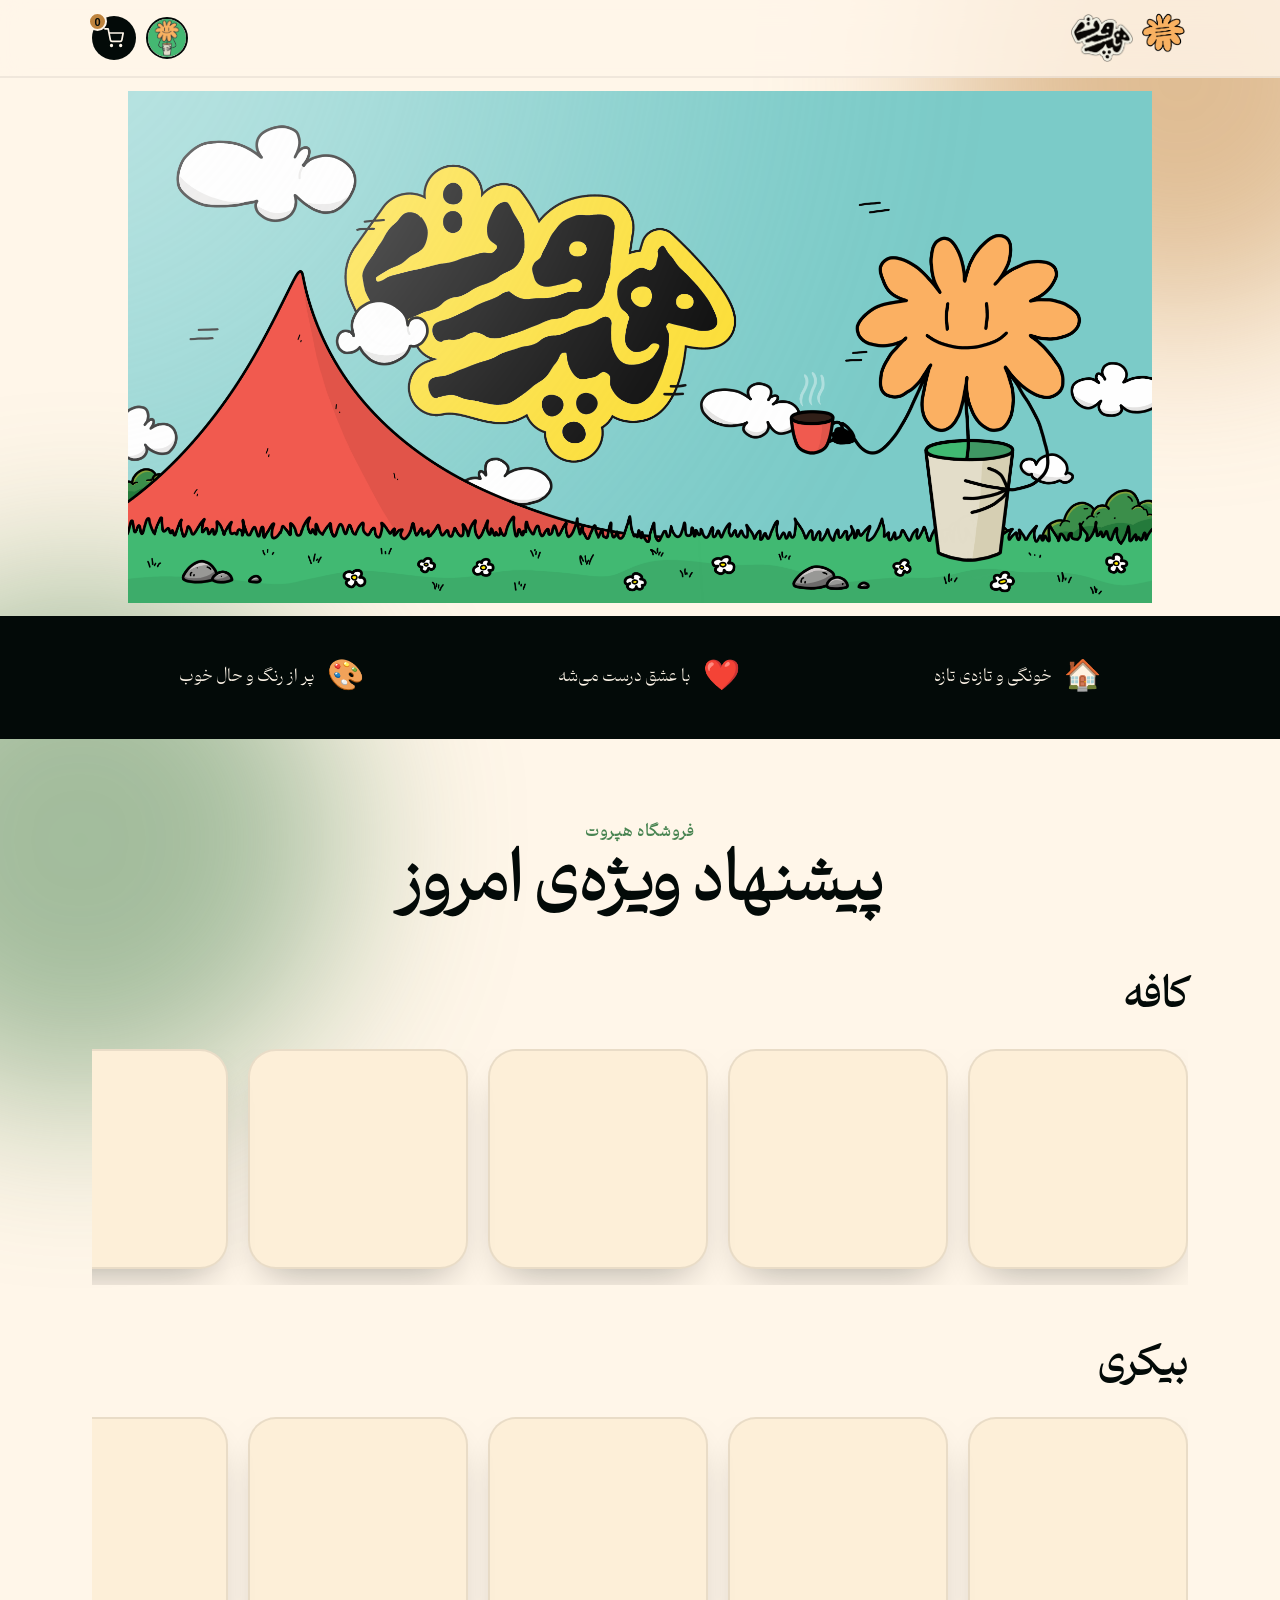
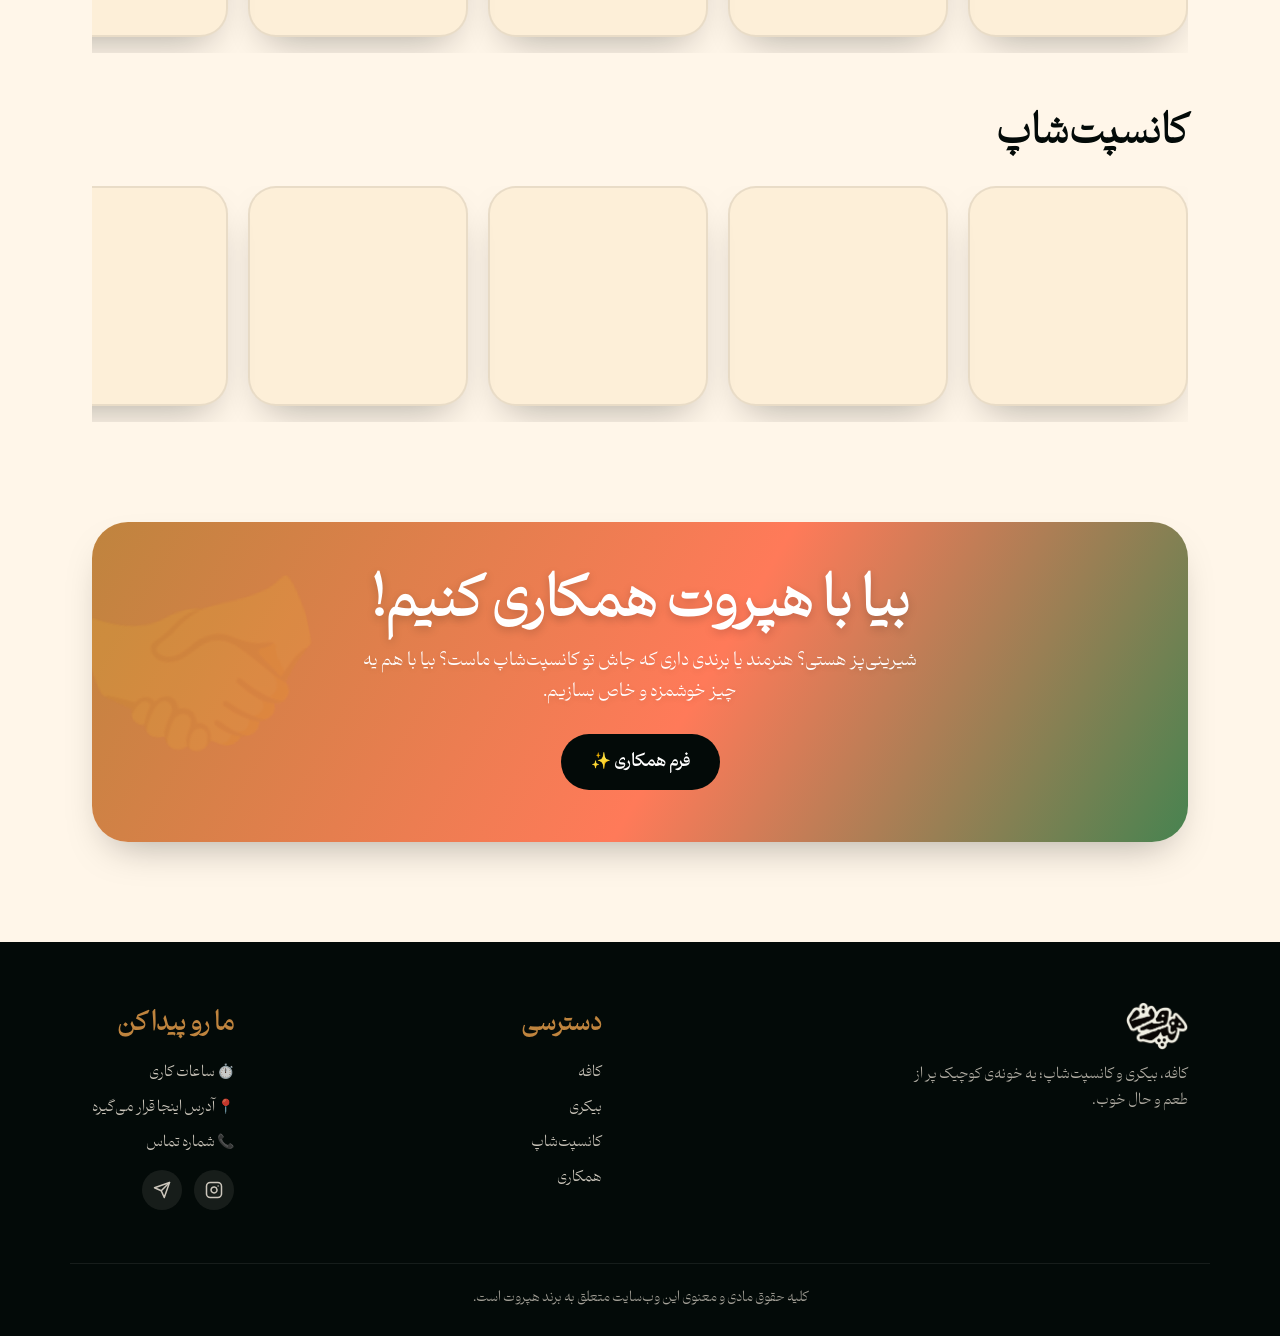
<file: index.html>
<!DOCTYPE html>
<html lang="fa" dir="rtl">
  <head>
    <meta charset="UTF-8">
    <meta name="viewport" content="width=device-width, initial-scale=1.0">
    <title>هپروت | کافه، بیکری و کانسپت‌شاپ</title>
    <link rel="preconnect" href="https://fonts.googleapis.com">
    <link rel="preconnect" href="https://fonts.gstatic.com" crossorigin>
    <link href="https://fonts.googleapis.com/css2?family=Lalezar&family=Vazirmatn:wght@400;500;700;900&display=swap" rel="stylesheet">
    <link rel="stylesheet" href="Styles/index.css">
    <link rel="icon" type="image/x-icon" href="Resources/Logotype.png">
  </head>
  <body>
  <!-- NAV -->
    <nav>
      <div class="wrap nav-in">
        <div class="brand-group">
          <div class="more-wrap" id="moreWrap">
            <span class="more-ring"></span>
            <img class="more" id="moreBtn" src="Resources/HaparootMore.png" alt="لوگوی هپروت" onclick="toggleMorePanel()">
            <div class="more-panel" id="morePanel">

              <div class="more-section">
                <div class="more-section-head" onclick="toggleSection(this)">
                  <span>خنزر پنزر فروشی</span>
                  <span class="more-arrow">▾</span>
                </div>
                <div class="more-sub">
                  <a href="#">زیرمجموعه یک</a>
                  <a href="#">زیرمجموعه دو</a>
                  <a href="#">زیرمجموعه سه</a>
                </div>
              </div>

              <div class="more-section">
                <div class="more-section-head" onclick="toggleSection(this)">
                  <a href="menu.html">منوی کافه</a>
                  
                </div>
                
              </div>

              <div class="more-section">
                <div class="more-section-head" onclick="toggleSection(this)">
                  <span>خوردنی فروشی</span>
                  <span class="more-arrow">▾</span>
                </div>
                <div class="more-sub">
                  <a href="#">زیرمجموعه یک</a>
                  <a href="#">زیرمجموعه دو</a>
                  <a href="#">زیرمجموعه سه</a>
                </div>
              </div>

              <div class="more-section">
                <div class="more-section-head" onclick="toggleSection(this)">
                  <a href="location.html">لوکیشن</a>
                </div>
              </div>

            </div>
          </div>
          <a href="index.html" class="logo">
            <img class="logo-img" src="Resources/Logotype.png" alt="لوگوی هپروت">
          </a>
        </div>
        <div class="nav-right">
          <div class="nav-icons">
            <img class="logo-cup" src="Resources/StickerCup.jpg" alt="لوگوی هپروت">
            <button class="icon-btn" aria-label="سبد خرید">
              <svg viewBox="0 0 24 24" fill="none" stroke="currentColor" stroke-width="2" stroke-linecap="round" stroke-linejoin="round"><circle cx="9" cy="21" r="1"/><circle cx="20" cy="21" r="1"/><path d="M1 1h4l2.68 13.39a2 2 0 0 0 2 1.61h9.72a2 2 0 0 0 2-1.61L23 6H6"/></svg>
              <span class="cart-badge">0</span>
            </button>
          </div>
        </div>
      </div>
    </nav>
     
    <!-- HERO -->
    <div class="HaparootBanner">
        <img src="Resources/Banner.png" alt="HaparootBanner">
    </div> 

    <!-- FEATURES -->
    <div class="feats">
      <div class="wrap feats-in">
        <div class="feat active"><span class="ic">🏠</span> خونگی و تازه‌ی تازه</div>
        <div class="feat"><span class="ic">❤️</span> با عشق درست می‌شه</div>
        <div class="feat"><span class="ic">🎨</span> پر از رنگ و حال خوب</div>
      </div>
    </div>

    <!-- PRODUCTS SLIDERS -->
    <section class="block" id="products">
      <div class="wrap">
        <div class="head">
          <div class="small">فروشگاه هپروت</div>
          <h2>پیشنهاد ویژه‌ی امروز</h2>
        </div>

        <div class="slider-group">

          <!-- CAFE -->
          <div class="slider-section" id="cafe">
            <h3 class="slider-title">کافه</h3>
            <div class="slider-track">
              <div class="slider-box"></div>
              <div class="slider-box"></div>
              <div class="slider-box"></div>
              <div class="slider-box"></div>
              <div class="slider-box"></div>
            </div>
          </div>

          <!-- BAKERY -->
          <div class="slider-section" id="bakery">
            <h3 class="slider-title">بیکری</h3>
            <div class="slider-track">
              <div class="slider-box"></div>
              <div class="slider-box"></div>
              <div class="slider-box"></div>
              <div class="slider-box"></div>
              <div class="slider-box"></div>
            </div>
          </div>

          <!-- CONCEPT SHOP -->
          <div class="slider-section" id="shop">
            <h3 class="slider-title">کانسپت‌شاپ</h3>
            <div class="slider-track">
              <div class="slider-box"></div>
              <div class="slider-box"></div>
              <div class="slider-box"></div>
              <div class="slider-box"></div>
              <div class="slider-box"></div>
            </div>
          </div>

        </div>
      </div>
    </section>

    <!-- COLLAB -->
    <section class="collab" id="collab">
      <div class="wrap">
        <div class="collab-in">
          <h2>بیا با هپروت همکاری کنیم!</h2>
          <p>شیرینی‌پز هستی؟ هنرمند یا برندی داری که جاش تو کانسپت‌شاپ ماست؟ بیا با هم یه چیز خوشمزه و خاص بسازیم.</p>
          <button class="btn">فرم همکاری ✨</button>
        </div>
      </div>
    </section>

    <!-- FOOTER -->
    <footer>
      <div class="wrap foot-grid">
        <div class="foot-brand">
          <div class="logo">
            <img class="logo-img" src="Resources/Logotype.png" alt="لوگوی هپروت">
          </div>
          <p>کافه، بیکری و کانسپت‌شاپ؛ یه خونه‌ی کوچیک پر از طعم و حال خوب.</p>
          
        </div>
        <div class="foot-col">
          <h4>دسترسی</h4>
          <a href="#cafe">کافه</a>
          <a href="#bakery">بیکری</a>
          <a href="#shop">کانسپت‌شاپ</a>
          <a href="#collab">همکاری</a>
        </div>
        <div class="foot-col">
          <h4>ما رو پیدا کن</h4>
          <span>⏱️ ساعات کاری</span>
          <span>📍 آدرس اینجا قرار می‌گیره</span>
          <span>📞 شماره تماس</span>
          <div class="foot-social">
            <a href="https://instagram.com/cafe.haparoot/" target="_blank" rel="noopener" aria-label="اینستاگرام">
              <svg viewBox="0 0 24 24" fill="none" stroke="currentColor" stroke-width="2" stroke-linecap="round" stroke-linejoin="round"><rect x="2" y="2" width="20" height="20" rx="5" ry="5"/><path d="M16 11.37A4 4 0 1 1 12.63 8 4 4 0 0 1 16 11.37z"/><line x1="17.5" y1="6.5" x2="17.51" y2="6.5"/></svg>
            </a>
            <a href="https://t.me/Pouriya_v" target="_blank" rel="noopener" aria-label="تلگرام">
              <svg viewBox="0 0 24 24" fill="none" stroke="currentColor" stroke-width="2" stroke-linecap="round" stroke-linejoin="round"><path d="M22 2 11 13"/><path d="M22 2 15 22l-4-9-9-4 20-7z"/></svg>
            </a>
          </div>
        </div>
      </div>
      <div class="wrap foot-bottom">کلیه حقوق مادی و معنوی این وب‌سایت متعلق به برند هپروت است.</div>
    </footer>
    <script>
      function toggleMorePanel(){
        const wrap = document.getElementById('moreWrap');
        const panel = document.getElementById('morePanel');
        wrap.classList.toggle('open');
        panel.classList.toggle('open');
      }
      function toggleSection(el){
        const section = el.parentElement;
        const wasExpanded = section.classList.contains('expanded');
        document.querySelectorAll('.more-section').forEach(s => s.classList.remove('expanded'));
        if(!wasExpanded){
          section.classList.add('expanded');
        }
      }
      const feats = document.querySelectorAll('.feats .feat');
      if (feats.length > 1) {
        let featIndex = 0;
        setInterval(() => {
          feats[featIndex].classList.remove('active');
          featIndex = (featIndex + 1) % feats.length;
          feats[featIndex].classList.add('active');
        }, 2600);
      }
    </script>
  </body>
</html>
</file>
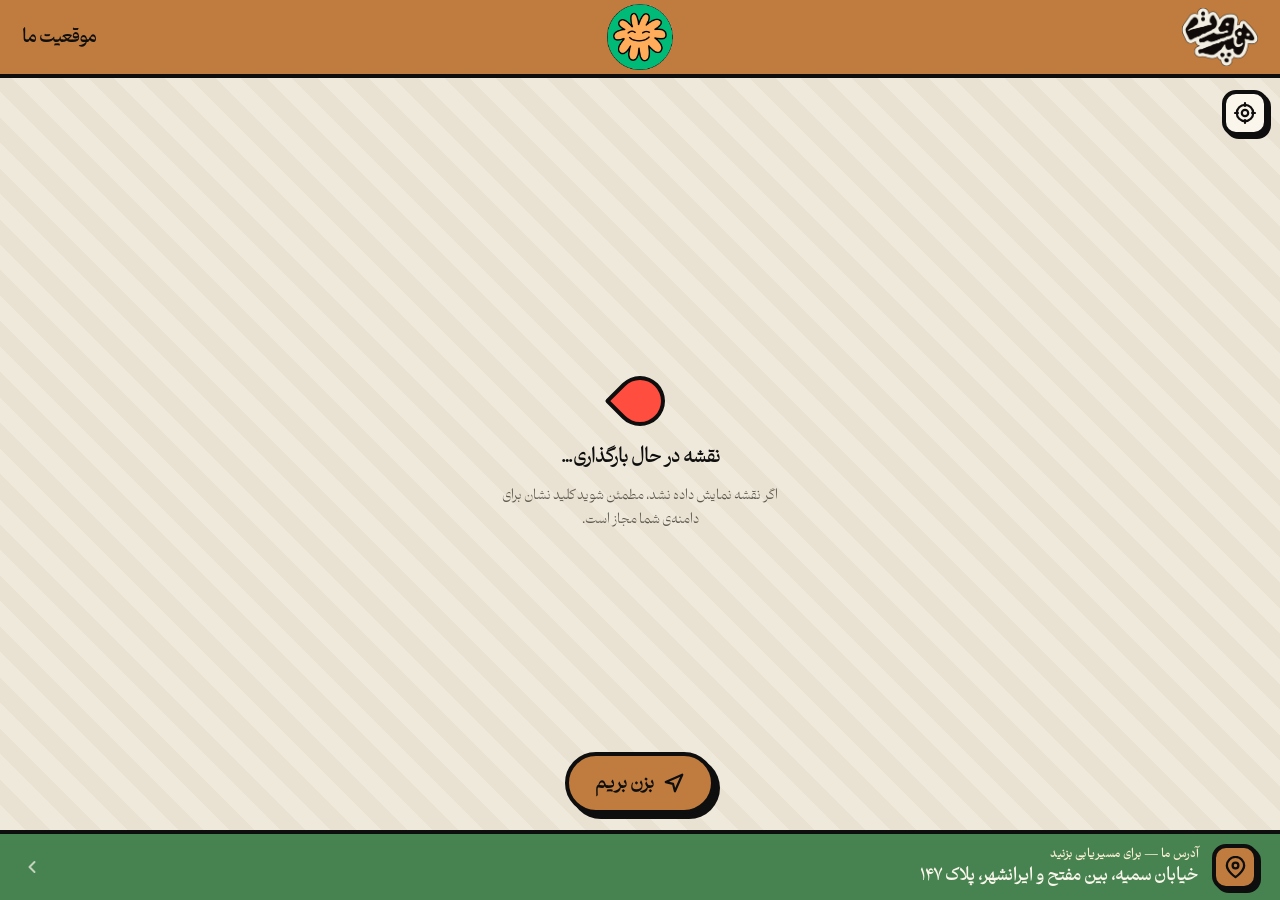
<file: location.html>
<!DOCTYPE html>
<html lang="fa" dir="rtl">
<head>
<meta charset="UTF-8" />
<meta name="viewport" content="width=device-width, initial-scale=1.0, maximum-scale=1.0, user-scalable=no, viewport-fit=cover" />
<title>موقعیت ما</title>

<link rel="stylesheet" href="https://static.neshan.org/sdk/leaflet/v1.9.4/neshan-sdk/v1.0.8/index.css" />
<script src="https://static.neshan.org/sdk/leaflet/v1.9.4/neshan-sdk/v1.0.8/index.js"></script>

<link rel="preconnect" href="https://fonts.googleapis.com">
<link rel="preconnect" href="https://fonts.gstatic.com" crossorigin>
<link href="https://fonts.googleapis.com/css2?family=Vazirmatn:wght@500;700;900&display=swap" rel="stylesheet">

<style>
  @font-face {
  font-family: "Doran";
  src: url("Resources/Fonts/DoranFaNum-Regular.otf") format("opentype");
  font-weight: 400;
  font-style: normal;
  }
  :root{
    --green:#478350; --gold:#BF843E; --red:#FF4D3F; --teal:#bf7c3e;
    --ink:#0e0e0e; --paper:#FBF6EC; --stroke:4px;
  }
  *{box-sizing:border-box; -webkit-tap-highlight-color:transparent;}
  html,body{height:100%; margin:0; overflow:hidden;}
  body{font-family:"Doran",system-ui,sans-serif; background:var(--paper); color:var(--ink);}
  .app{height:100vh; height:100dvh; display:flex; flex-direction:column; overflow:hidden;}

  /* ---------- TOP BAR (small logo, top-right) ---------- */
  .topbar{
    flex:0 0 auto; height:clamp(60px, 9dvh, 78px);
    background:var(--teal); border-bottom:var(--stroke) solid var(--ink);
    display:grid; grid-template-columns:1fr auto 1fr; align-items:center;
    padding:0 clamp(12px,4vw,22px);
  }
  .topbar .logo{height:clamp(42px, 6.4dvh, 58px); width:auto; display:block; justify-self:start;}
  .topbar .flower{height:clamp(46px, 7.6dvh, 66px); width:auto; display:block; justify-self:center;}
  .topbar .title{font-weight:900; font-size:clamp(13px,3.6vw,17px); color:var(--ink); justify-self:end;}

  /* ---------- MAP ---------- */
  .map-wrap{flex:1 1 auto; min-height:0; position:relative; background:#e9e4d8;}
  #map{position:absolute; inset:0;}
  .leaflet-control-attribution{font-size:9px; opacity:.7;}

  .float-pin{position:relative; width:40px; height:52px; cursor:pointer;}
  .float-pin .pin{
    position:absolute; left:50%; top:0; width:34px; height:34px; margin-left:-17px;
    border-radius:50% 50% 50% 2px; transform:rotate(45deg);
    background:var(--red); border:3px solid var(--ink); box-shadow:0 4px 0 rgba(14,14,14,.25);
    animation:bob 1.6s ease-in-out infinite;
  }
  .float-pin .pin::after{content:""; position:absolute; inset:0; margin:auto; width:11px; height:11px; border-radius:50%; background:var(--paper); border:2px solid var(--ink); transform:translate(-1px,-1px);}
  .float-pin .pulse{position:absolute; left:50%; top:30px; width:22px; height:9px; margin-left:-11px; border-radius:50%; background:rgba(14,14,14,.28); animation:shadow 1.6s ease-in-out infinite;}
  @keyframes bob{0%,100%{top:0} 50%{top:-7px}}
  @keyframes shadow{0%,100%{transform:scale(1);opacity:.28} 50%{transform:scale(.7);opacity:.16}}

  .fab{
    position:absolute; top:12px; right:12px; z-index:500;
    width:46px; height:46px; border-radius:14px; background:var(--paper);
    border:var(--stroke) solid var(--ink); box-shadow:3px 3px 0 var(--ink);
    display:flex; align-items:center; justify-content:center; cursor:pointer;
  }
  .fab:active{transform:translate(2px,2px); box-shadow:1px 1px 0 var(--ink);}
  .fab svg{width:24px;height:24px;}

  .go-btn{
    position:absolute; left:50%; bottom:16px; transform:translateX(-50%); z-index:500;
    display:flex; align-items:center; gap:9px; padding:12px 26px; border-radius:999px;
    background:var(--teal); color:var(--ink); border:var(--stroke) solid var(--ink);
    box-shadow:5px 5px 0 var(--ink); font-family:inherit; font-weight:900;
    font-size:clamp(15px,4.2vw,18px); cursor:pointer; white-space:nowrap;
  }
  .go-btn:active{transform:translateX(-50%) translateY(3px); box-shadow:2px 2px 0 var(--ink);}
  .go-btn svg{width:22px;height:22px;}

  .map-placeholder{position:absolute; inset:0; display:none; flex-direction:column; align-items:center; justify-content:center; gap:12px; text-align:center; padding:22px; background:repeating-linear-gradient(45deg,#efe9db 0 18px,#e9e2d2 18px 36px); z-index:400;}
  .map-placeholder .pin0{width:50px; height:50px; border-radius:50% 50% 50% 2px; transform:rotate(45deg); background:var(--red); border:var(--stroke) solid var(--ink);}
  .map-placeholder h2{margin:4px 0 0; font-size:clamp(14px,4.4vw,18px); font-weight:900;}
  .map-placeholder p{margin:0; font-size:13px; color:#5a564d; max-width:300px; line-height:1.85;}

  /* ---------- FOOTER ---------- */
  .footer{
    flex:0 0 auto; background:var(--green); border-top:var(--stroke) solid var(--ink);
    padding:10px clamp(12px,4vw,22px); padding-bottom:calc(10px + env(safe-area-inset-bottom));
    display:flex; align-items:center; gap:14px; cursor:pointer;
  }
  .footer .badge{flex:0 0 auto; width:46px; height:46px; border-radius:14px; background:var(--teal); border:var(--stroke) solid var(--ink); display:flex; align-items:center; justify-content:center; box-shadow:3px 3px 0 var(--ink);}
  .footer .badge svg{width:23px;height:23px;}
  .footer .text{min-width:0; flex:1;}
  .footer .label{font-size:11px; font-weight:700; letter-spacing:.04em; color:#FCEFD6; margin-bottom:1px;}
  .footer .line{font-size:clamp(13px,3.8vw,16px); font-weight:700; line-height:1.6; color:var(--paper);}
  .footer .chev{flex:0 0 auto; color:var(--paper); opacity:.7;}

  /* ---------- directions sheet ---------- */
  .sheet-mask{position:fixed; inset:0; z-index:900; display:none; background:rgba(14,14,14,.45); align-items:flex-end; justify-content:center;}
  .sheet-mask.open{display:flex;}
  .sheet{width:min(520px,100%); background:var(--paper); border:var(--stroke) solid var(--ink); border-bottom:none; border-radius:24px 24px 0 0; padding:18px; padding-bottom:calc(18px + env(safe-area-inset-bottom)); animation:up .22s ease;}
  @keyframes up{from{transform:translateY(40px); opacity:.4} to{transform:none; opacity:1}}
  .sheet h3{margin:2px 0 14px; font-size:16px; font-weight:900; text-align:center;}
  .sheet .opt{display:flex; align-items:center; gap:12px; width:100%; padding:13px 16px; margin-bottom:10px; border-radius:16px; border:var(--stroke) solid var(--ink); background:#fff; font-family:inherit; font-size:15px; font-weight:800; color:var(--ink); cursor:pointer; text-decoration:none;}
  .sheet .opt:active{transform:translateY(2px);}
  .sheet .opt.neshan{background:var(--teal);}
  .sheet .opt .ic{width:26px;height:26px; flex:0 0 auto; display:flex;align-items:center;justify-content:center;}
  .sheet .cancel{width:100%; text-align:center; padding:12px; margin-top:2px; background:none; border:none; font-family:inherit; font-size:14px; font-weight:700; color:#7a766c; cursor:pointer;}

  @media (orientation:landscape) and (max-height:430px){
    .topbar{height:54px;}
    .go-btn{bottom:10px; padding:9px 20px;}
    .fab{width:40px;height:40px;}
  }
</style>
</head>
<body>
  <div class="app">

    <!-- TOP BAR: small logo on the right -->
    <header class="topbar">
      <a href="index.html">
        <img class="logo" src="[data-uri]" alt="کافه هپ‌ورد" />
      </a>
      <img class="flower" src="[data-uri]" alt="گل" />
      <span class="title">موقعیت ما</span>
    </header>

    <!-- MAP -->
    <main class="map-wrap">
      <div id="map"></div>

      <div class="fab" id="recenter" title="برگشت به موقعیت" aria-label="recenter">
        <svg viewBox="0 0 24 24" fill="none" stroke="#0e0e0e" stroke-width="2.2" stroke-linecap="round" stroke-linejoin="round">
          <circle cx="12" cy="12" r="3.2"/><path d="M12 2v3M12 19v3M2 12h3M19 12h3"/><circle cx="12" cy="12" r="8.2"/>
        </svg>
      </div>

      <button class="go-btn" id="go" type="button">
        <svg viewBox="0 0 24 24" fill="none" stroke="#0e0e0e" stroke-width="2.4" stroke-linecap="round" stroke-linejoin="round"><path d="M3 11l18-8-8 18-2-8-8-2z"/></svg>
        بزن بریم
      </button>

      <div class="map-placeholder" id="placeholder">
        <div class="pin0"></div>
        <h2>نقشه در حال بارگذاری…</h2>
        <p>اگر نقشه نمایش داده نشد، مطمئن شوید کلید نشان برای دامنه‌ی شما مجاز است.</p>
      </div>
    </main>

    <!-- FOOTER -->
    <footer class="footer" id="footer">
      <div class="badge" aria-hidden="true">
        <svg viewBox="0 0 24 24" fill="none" stroke="#0e0e0e" stroke-width="2.4" stroke-linecap="round" stroke-linejoin="round"><path d="M21 10c0 6-9 12-9 12s-9-6-9-12a9 9 0 0 1 18 0Z"/><circle cx="12" cy="10" r="3"/></svg>
      </div>
      <div class="text">
        <div class="label">آدرس ما — برای مسیریابی بزنید</div>
        <div class="line" id="addr-line"></div>
      </div>
      <svg class="chev" width="20" height="20" viewBox="0 0 24 24" fill="none" stroke="currentColor" stroke-width="2.4" stroke-linecap="round" stroke-linejoin="round"><path d="M15 6l-6 6 6 6"/></svg>
    </footer>

  </div>

  <div class="sheet-mask" id="sheetMask">
    <div class="sheet" role="dialog" aria-label="مسیریابی">
      <h3>با کدام برنامه مسیریابی می‌کنید؟</h3>
      <a class="opt neshan" id="optNeshan" target="_blank" rel="noopener"><span class="ic">🧭</span> مسیریاب نشان</a>
      <a class="opt" id="optGoogle" target="_blank" rel="noopener"><span class="ic">🗺️</span> گوگل مپ</a>
      <button class="cancel" id="optCancel" type="button">بستن</button>
    </div>
  </div>

<script>
  const CONFIG = {
    NESHAN_KEY: "web.0b356ac8b39849899e507b3bfb5904ac",
    LAT: 35.70562,
    LNG: 51.4232,
    ZOOM: 16,
    ADDRESS: "خیابان سمیه، بین مفتح و ایرانشهر، پلاک ۱۴۷"
  };

  document.getElementById('addr-line').textContent = CONFIG.ADDRESS;
  const neshanUrl = `https://neshan.org/maps/@${CONFIG.LAT},${CONFIG.LNG},${CONFIG.ZOOM}z`;
  const googleUrl = `https://www.google.com/maps/dir/?api=1&destination=${CONFIG.LAT},${CONFIG.LNG}&travelmode=driving`;
  document.getElementById('optNeshan').href = neshanUrl;
  document.getElementById('optGoogle').href = googleUrl;

  const mask = document.getElementById('sheetMask');
  const openSheet = () => mask.classList.add('open');
  const closeSheet = () => mask.classList.remove('open');
  document.getElementById('go').addEventListener('click', openSheet);
  document.getElementById('footer').addEventListener('click', openSheet);
  document.getElementById('optCancel').addEventListener('click', closeSheet);
  mask.addEventListener('click', e => { if(e.target === mask) closeSheet(); });

  let map;
  try {
    map = new L.Map("map", { key: CONFIG.NESHAN_KEY, maptype: "dreamy", poi: true, traffic: false, center: [CONFIG.LAT, CONFIG.LNG], zoom: CONFIG.ZOOM });
    const icon = L.divIcon({ className:'', html:'<div class="float-pin"><span class="pulse"></span><span class="pin"></span></div>', iconSize:[40,52], iconAnchor:[20,36] });
    const marker = L.marker([CONFIG.LAT, CONFIG.LNG], { icon }).addTo(map);
    marker.on('click', openSheet);
    document.getElementById('recenter').addEventListener('click', () => map.setView([CONFIG.LAT, CONFIG.LNG], CONFIG.ZOOM, { animate:true }));
    window.addEventListener('resize', () => setTimeout(() => map.invalidateSize(), 150));
  } catch (err) {
    document.getElementById('placeholder').style.display = 'flex';
  }
</script>
</body>
</html>
</file>
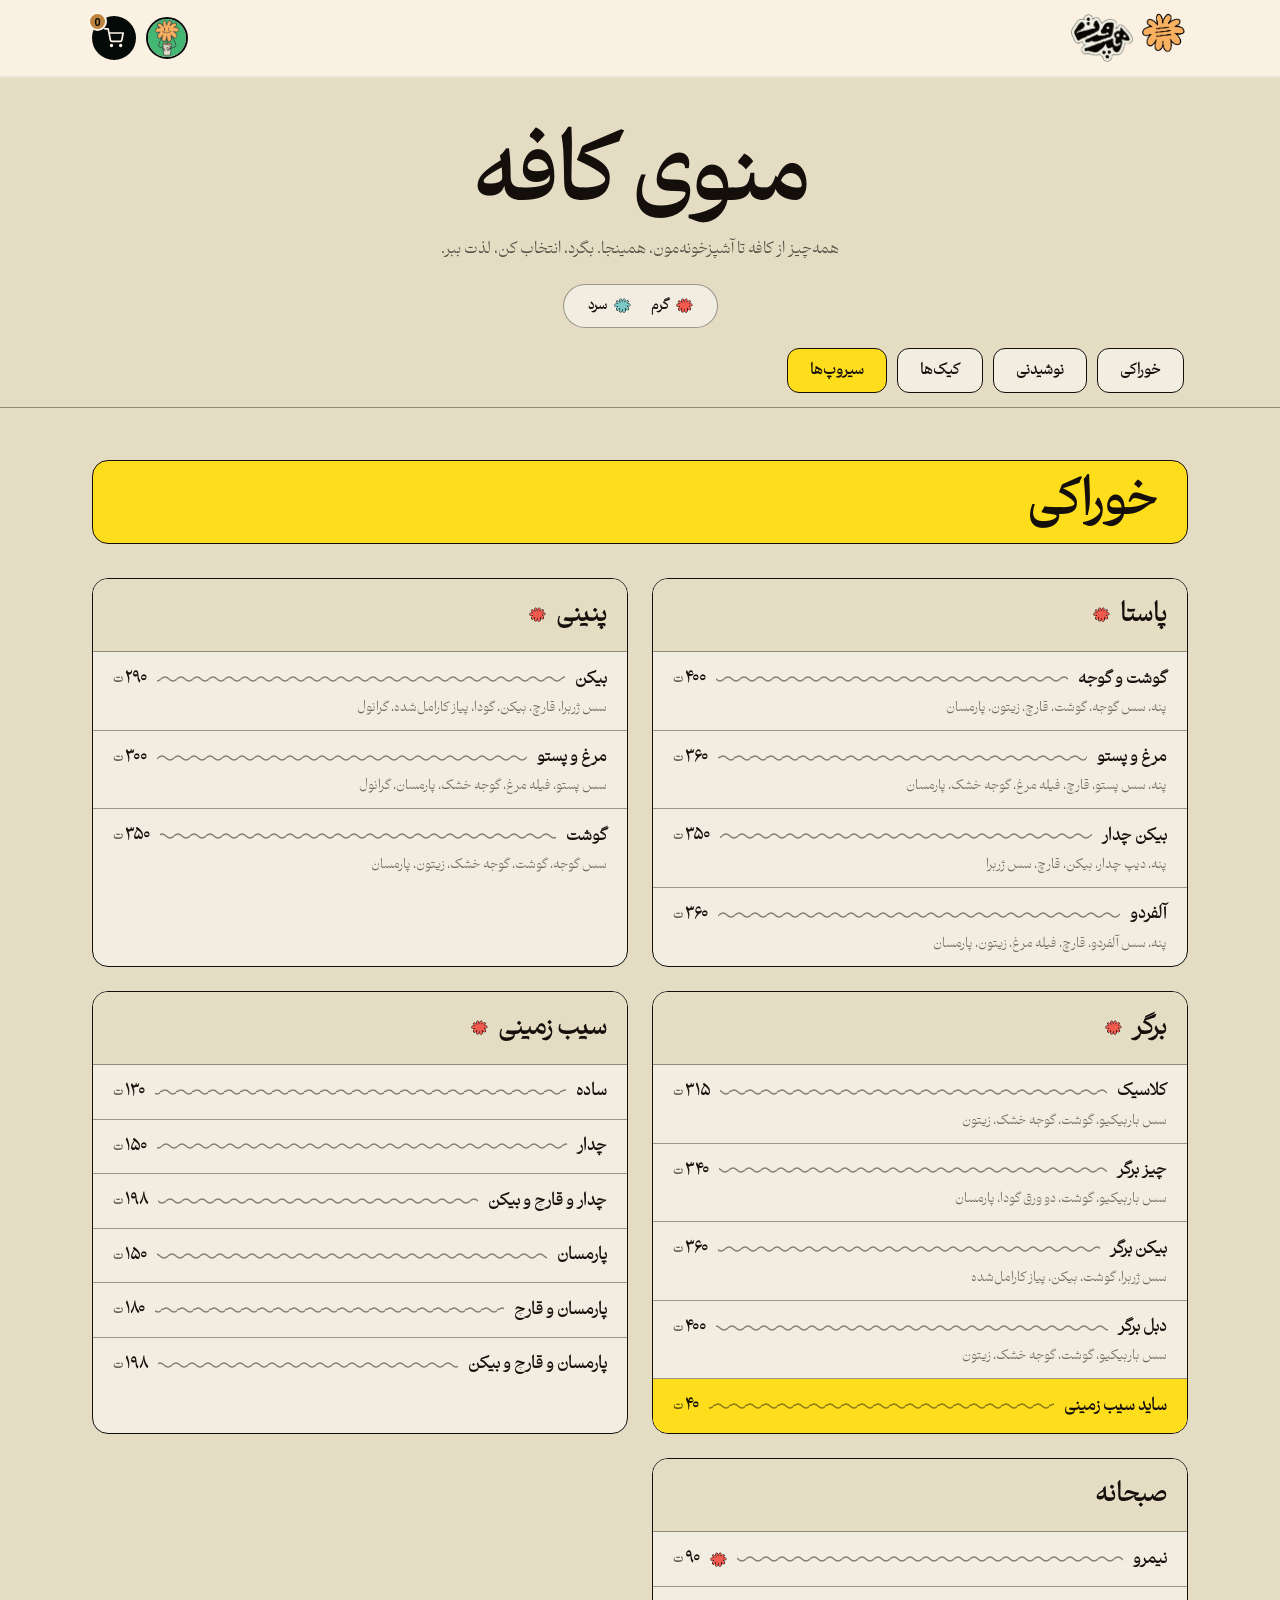
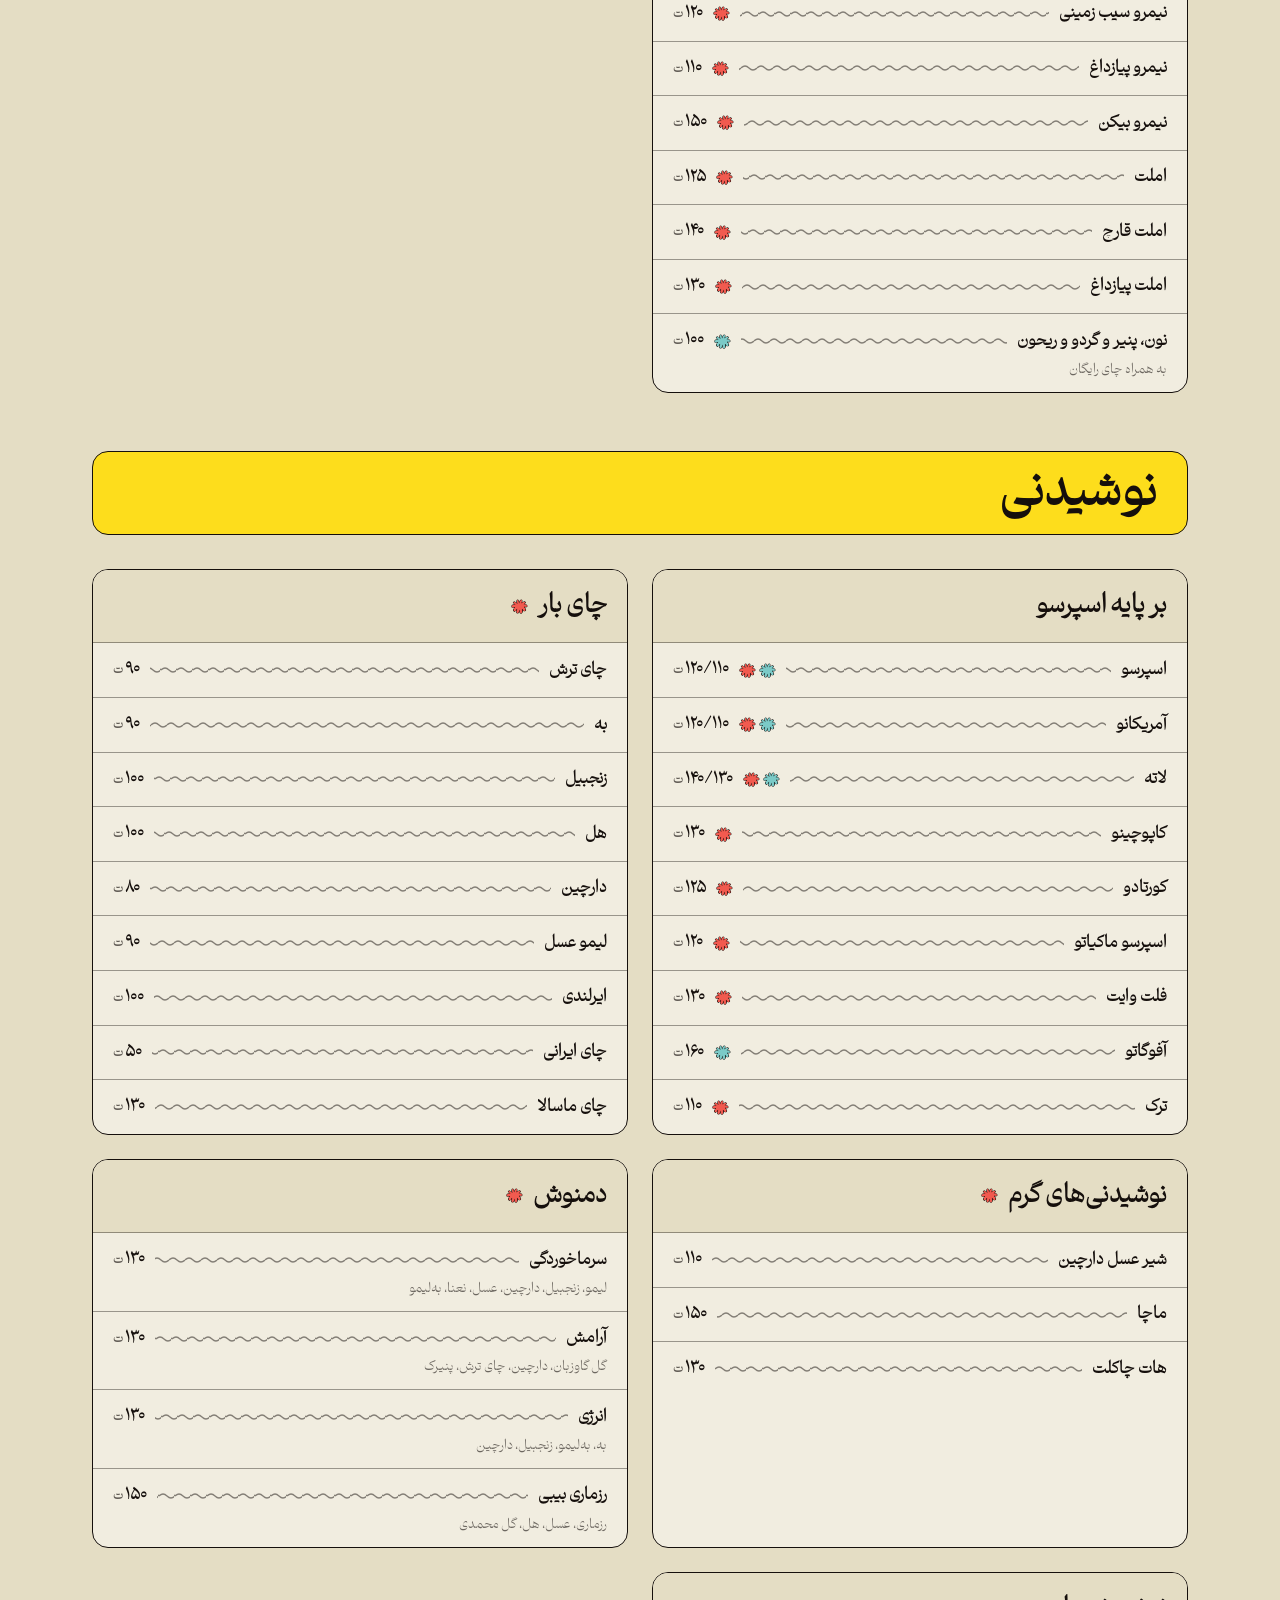
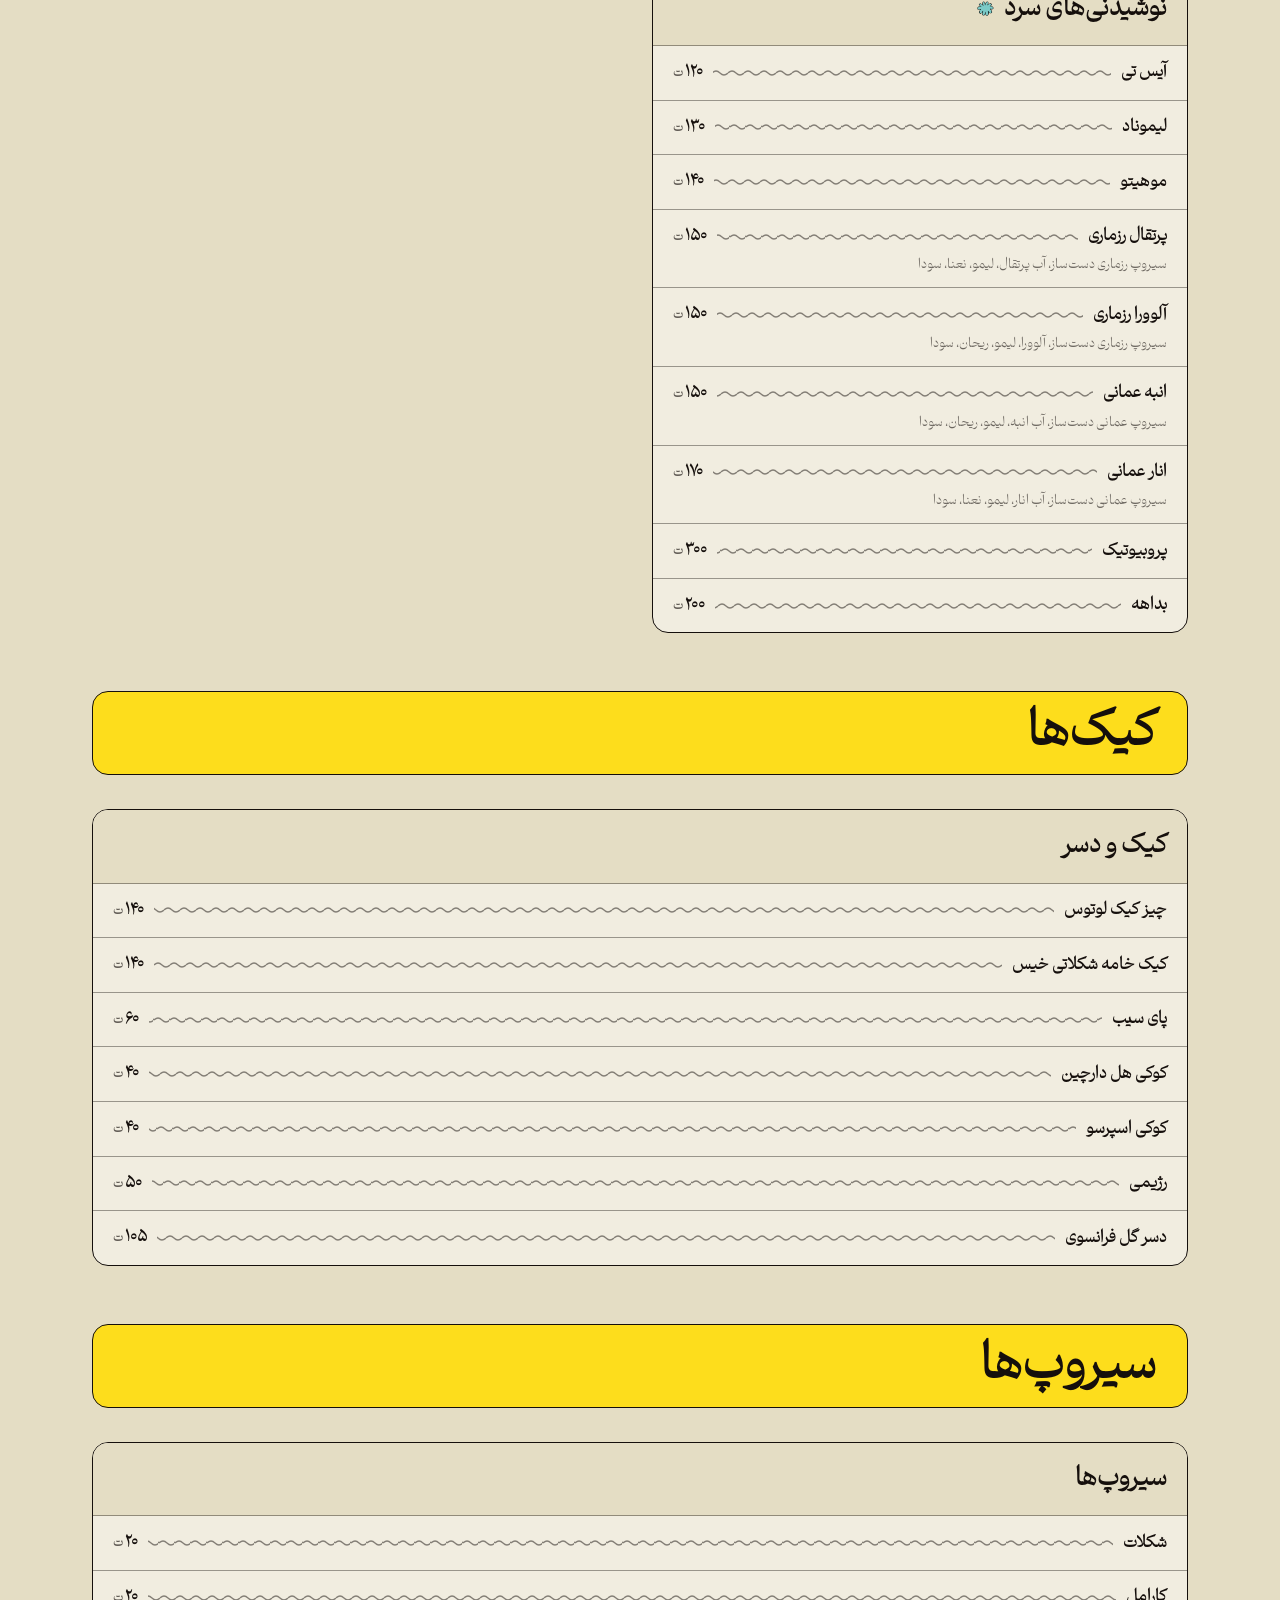
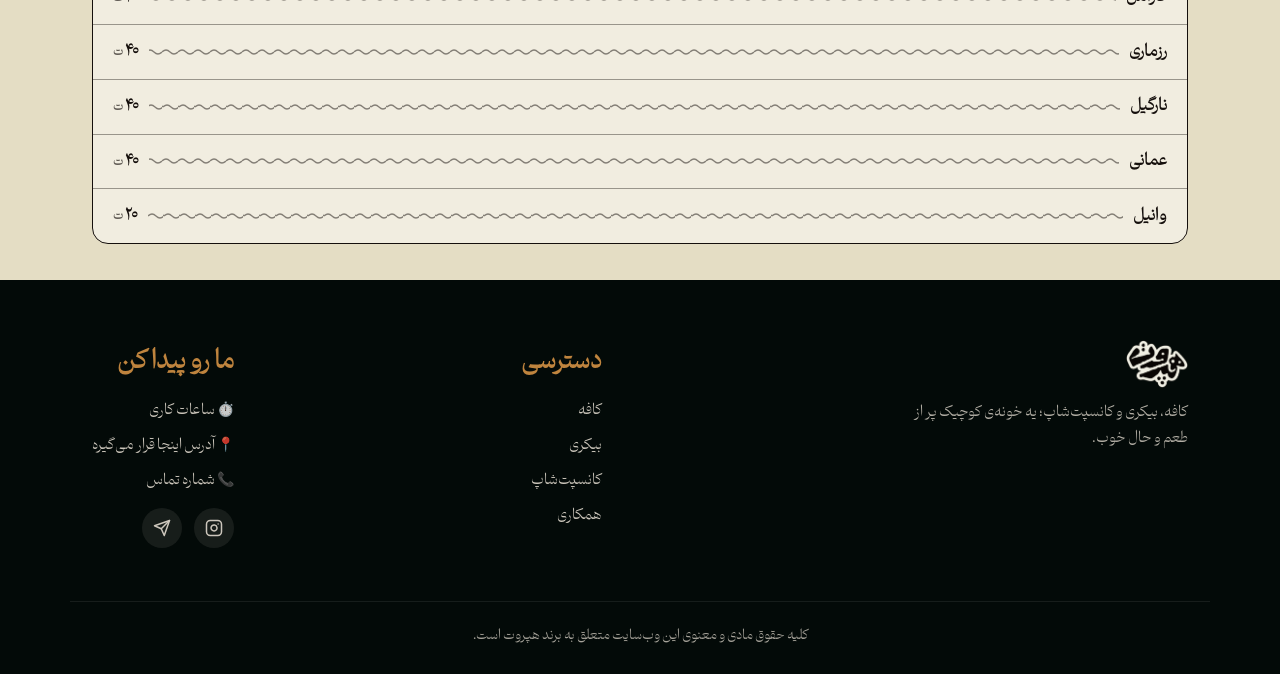
<file: menu.html>
<!DOCTYPE html>
<html lang="fa" dir="rtl">
  <head>
    <meta charset="UTF-8">
    <meta name="viewport" content="width=device-width, initial-scale=1.0">
    <title>منو | هپروت</title>
    <link rel="preconnect" href="https://fonts.googleapis.com">
    <link rel="preconnect" href="https://fonts.gstatic.com" crossorigin>
    <link href="https://fonts.googleapis.com/css2?family=Lalezar&family=Vazirmatn:wght@400;500;700;900&display=swap" rel="stylesheet">
    <link rel="stylesheet" href="Styles/menu.css">
  </head>
  <body>
  <!-- NAV -->
    <nav>
      <div class="wrap nav-in">
        <div class="brand-group">
          <div class="more-wrap" id="moreWrap">
            <span class="more-ring"></span>
            <img class="more" id="moreBtn" src="Resources/HaparootMore.png" alt="لوگوی هپروت" onclick="toggleMorePanel()">
            <div class="more-panel" id="morePanel">

              <div class="more-section">
                <div class="more-section-head" onclick="toggleSection(this)">
                  <span>خنزر پنزر فروشی</span>
                  <span class="more-arrow">▾</span>
                </div>
                <div class="more-sub">
                  <a href="#">زیرمجموعه یک</a>
                  <a href="#">زیرمجموعه دو</a>
                  <a href="#">زیرمجموعه سه</a>
                </div>
              </div>

              <div class="more-section">
                <div class="more-section-head" onclick="toggleSection(this)">
                  <a href="menu.html">منوی کافه</a>
                  
                </div>
                
              </div>

              <div class="more-section">
                <div class="more-section-head" onclick="toggleSection(this)">
                  <span>خوردنی فروشی</span>
                  <span class="more-arrow">▾</span>
                </div>
                <div class="more-sub">
                  <a href="#">زیرمجموعه یک</a>
                  <a href="#">زیرمجموعه دو</a>
                  <a href="#">زیرمجموعه سه</a>
                </div>
              </div>

              <div class="more-section">
                <div class="more-section-head" onclick="toggleSection(this)">
                  <a href="location.html">لوکیشن</a>
                  
                </div>
                
              </div>

            </div>
          </div>
          <a href="index.html" class="logo">
            <img class="logo-img" src="Resources/Logotype.png" alt="لوگوی هپروت">
          </a>
        </div>
        <div class="nav-right">
          <div class="nav-icons">
            <img class="logo-cup" src="Resources/StickerCup.jpg" alt="لوگوی هپروت">
            <button class="icon-btn" aria-label="سبد خرید">
              <svg viewBox="0 0 24 24" fill="none" stroke="currentColor" stroke-width="2" stroke-linecap="round" stroke-linejoin="round"><circle cx="9" cy="21" r="1"/><circle cx="20" cy="21" r="1"/><path d="M1 1h4l2.68 13.39a2 2 0 0 0 2 1.61h9.72a2 2 0 0 0 2-1.61L23 6H6"/></svg>
              <span class="cart-badge">0</span>
            </button>
          </div>
        </div>
      </div>
    </nav>

    <!-- MENU HERO -->
    <div class="wrap menu-hero">
      <h1>منوی کافه</h1>
      <p>همه‌چیز از کافه تا آشپزخونه‌مون، همینجا. بگرد، انتخاب کن، لذت ببر.</p>
      <div class="legend">
        <span><img class="flag-icon" src="Resources/FlagHot.png" alt="گرم"> گرم</span>
        <span><img class="flag-icon" src="Resources/FlagCold.png" alt="سرد"> سرد</span>
      </div>
    </div>

    <!-- TABS -->
    <div class="menu-tabs-wrap">
      <div class="wrap">
        <div class="menu-tabs" id="menuTabs">
          <button class="menu-tab" data-target="menu-food">خوراکی</button>
          <button class="menu-tab" data-target="menu-drinks">نوشیدنی</button>
          <button class="menu-tab" data-target="menu-cakes">کیک‌ها</button>
          <button class="menu-tab" data-target="menu-syrups">سیروپ‌ها</button>
        </div>
      </div>
    </div>

    <!-- ================= خوراکی ================= -->
    <section class="menu-group" id="menu-food">
      <div class="wrap">
        <div class="menu-group-head">
          <div class="yellow-bar"><h2>خوراکی</h2></div>
        </div>

        <div class="menu-cats">

          <!-- پاستا -->
          <div class="menu-cat" id="cat-pasta">
            <div class="menu-cat-title"><h3>پاستا</h3><img class="flag-icon" src="Resources/FlagHot.png" alt="گرم"></div>

            <div class="menu-item">
              <div class="item-row"><span class="item-name">گوشت و گوجه</span><span class="item-fill"></span><span class="item-price">۴۰۰<small>ت</small></span></div>
              <div class="item-desc">پنه، سس گوجه، گوشت، قارچ، زیتون، پارمسان</div>
            </div>
            <div class="menu-item">
              <div class="item-row"><span class="item-name">مرغ و پستو</span><span class="item-fill"></span><span class="item-price">۳۶۰<small>ت</small></span></div>
              <div class="item-desc">پنه، سس پستو، قارچ، فیله مرغ، گوجه خشک، پارمسان</div>
            </div>
            <div class="menu-item">
              <div class="item-row"><span class="item-name">بیکن چدار</span><span class="item-fill"></span><span class="item-price">۳۵۰<small>ت</small></span></div>
              <div class="item-desc">پنه، دیپ چدار، بیکن، قارچ، سس ژربرا</div>
            </div>
            <div class="menu-item">
              <div class="item-row"><span class="item-name">آلفردو</span><span class="item-fill"></span><span class="item-price">۳۶۰<small>ت</small></span></div>
              <div class="item-desc">پنه، سس آلفردو، قارچ، فیله مرغ، زیتون، پارمسان</div>
            </div>
          </div>

          <!-- پنینی -->
          <div class="menu-cat" id="cat-panini">
            <div class="menu-cat-title"><h3>پنینی</h3><img class="flag-icon" src="Resources/FlagHot.png" alt="گرم"></div>

            <div class="menu-item">
              <div class="item-row"><span class="item-name">بیکن</span><span class="item-fill"></span><span class="item-price">۲۹۰<small>ت</small></span></div>
              <div class="item-desc">سس ژربرا، قارچ، بیکن، گودا، پیاز کارامل‌شده، گرانول</div>
            </div>
            <div class="menu-item">
              <div class="item-row"><span class="item-name">مرغ و پستو</span><span class="item-fill"></span><span class="item-price">۳۰۰<small>ت</small></span></div>
              <div class="item-desc">سس پستو، فیله مرغ، گوجه خشک، پارمسان، گرانول</div>
            </div>
            <div class="menu-item">
              <div class="item-row"><span class="item-name">گوشت</span><span class="item-fill"></span><span class="item-price">۳۵۰<small>ت</small></span></div>
              <div class="item-desc">سس گوجه، گوشت، گوجه خشک، زیتون، پارمسان</div>
            </div>
          </div>

          <!-- برگر -->
          <div class="menu-cat" id="cat-burger">
            <div class="menu-cat-title"><h3>برگر</h3><img class="flag-icon" src="Resources/FlagHot.png" alt="گرم"></div>

            <div class="menu-item">
              <div class="item-row"><span class="item-name">کلاسیک</span><span class="item-fill"></span><span class="item-price">۳۱۵<small>ت</small></span></div>
              <div class="item-desc">سس باربیکیو، گوشت، گوجه خشک، زیتون</div>
            </div>
            <div class="menu-item">
              <div class="item-row"><span class="item-name">چیز برگر</span><span class="item-fill"></span><span class="item-price">۳۴۰<small>ت</small></span></div>
              <div class="item-desc">سس باربیکیو، گوشت، دو ورق گودا، پارمسان</div>
            </div>
            <div class="menu-item">
              <div class="item-row"><span class="item-name">بیکن برگر</span><span class="item-fill"></span><span class="item-price">۳۶۰<small>ت</small></span></div>
              <div class="item-desc">سس ژربرا، گوشت، بیکن، پیاز کارامل‌شده</div>
            </div>
            <div class="menu-item">
              <div class="item-row"><span class="item-name">دبل برگر</span><span class="item-fill"></span><span class="item-price">۴۰۰<small>ت</small></span></div>
              <div class="item-desc">سس باربیکیو، گوشت، گوجه خشک، زیتون</div>
            </div>
            <div class="menu-item side">
              <div class="item-row"><span class="item-name">ساید سیب زمینی</span><span class="item-fill"></span><span class="item-price">۴۰<small>ت</small></span></div>
            </div>
          </div>

          <!-- سیب زمینی -->
          <div class="menu-cat" id="cat-potato">
            <div class="menu-cat-title"><h3>سیب زمینی</h3><img class="flag-icon" src="Resources/FlagHot.png" alt="گرم"></div>

            <div class="menu-item">
              <div class="item-row"><span class="item-name">ساده</span><span class="item-fill"></span><span class="item-price">۱۳۰<small>ت</small></span></div>
            </div>
            <div class="menu-item">
              <div class="item-row"><span class="item-name">چدار</span><span class="item-fill"></span><span class="item-price">۱۵۰<small>ت</small></span></div>
            </div>
            <div class="menu-item">
              <div class="item-row"><span class="item-name">چدار و قارچ و بیکن</span><span class="item-fill"></span><span class="item-price">۱۹۸<small>ت</small></span></div>
            </div>
            <div class="menu-item">
              <div class="item-row"><span class="item-name">پارمسان</span><span class="item-fill"></span><span class="item-price">۱۵۰<small>ت</small></span></div>
            </div>
            <div class="menu-item">
              <div class="item-row"><span class="item-name">پارمسان و قارچ</span><span class="item-fill"></span><span class="item-price">۱۸۰<small>ت</small></span></div>
            </div>
            <div class="menu-item">
              <div class="item-row"><span class="item-name">پارمسان و قارچ و بیکن</span><span class="item-fill"></span><span class="item-price">۱۹۸<small>ت</small></span></div>
            </div>
          </div>

          

          <!-- صبحانه -->
          <div class="menu-cat" id="cat-breakfast">
            <div class="menu-cat-title"><h3>صبحانه</h3></div>

            <div class="menu-item">
              <div class="item-row"><span class="item-name">نیمرو</span><span class="item-fill"></span><span class="item-flags"><img class="flag-icon" src="Resources/FlagHot.png" alt="گرم"></span><span class="item-price">۹۰<small>ت</small></span></div>
            </div>
            <div class="menu-item">
              <div class="item-row"><span class="item-name">نیمرو سیب زمینی</span><span class="item-fill"></span><span class="item-flags"><img class="flag-icon" src="Resources/FlagHot.png" alt="گرم"></span><span class="item-price">۱۲۰<small>ت</small></span></div>
            </div>
            <div class="menu-item">
              <div class="item-row"><span class="item-name">نیمرو پیازداغ</span><span class="item-fill"></span><span class="item-flags"><img class="flag-icon" src="Resources/FlagHot.png" alt="گرم"></span><span class="item-price">۱۱۰<small>ت</small></span></div>
            </div>
            <div class="menu-item">
              <div class="item-row"><span class="item-name">نیمرو بیکن</span><span class="item-fill"></span><span class="item-flags"><img class="flag-icon" src="Resources/FlagHot.png" alt="گرم"></span><span class="item-price">۱۵۰<small>ت</small></span></div>
            </div>
            <div class="menu-item">
              <div class="item-row"><span class="item-name">املت</span><span class="item-fill"></span><span class="item-flags"><img class="flag-icon" src="Resources/FlagHot.png" alt="گرم"></span><span class="item-price">۱۲۵<small>ت</small></span></div>
            </div>
            <div class="menu-item">
              <div class="item-row"><span class="item-name">املت قارچ</span><span class="item-fill"></span><span class="item-flags"><img class="flag-icon" src="Resources/FlagHot.png" alt="گرم"></span><span class="item-price">۱۴۰<small>ت</small></span></div>
            </div>
            <div class="menu-item">
              <div class="item-row"><span class="item-name">املت پیازداغ</span><span class="item-fill"></span><span class="item-flags"><img class="flag-icon" src="Resources/FlagHot.png" alt="گرم"></span><span class="item-price">۱۳۰<small>ت</small></span></div>
            </div>
            <div class="menu-item">
              <div class="item-row"><span class="item-name">نون، پنیر و گردو و ریحون</span><span class="item-fill"></span><span class="item-flags"><img class="flag-icon" src="Resources/FlagCold.png" alt="سرد"></span><span class="item-price">۱۰۰<small>ت</small></span></div>
              <div class="item-desc">به همراه چای رایگان</div>
            </div>
          </div>

          

        </div>
      </div>
    </section>

    <!-- ================= نوشیدنی ================= -->
    <section class="menu-group" id="menu-drinks">
      <div class="wrap">
        <div class="menu-group-head">
          <div class="yellow-bar"><h2>نوشیدنی</h2></div>
        </div>

        <div class="menu-cats">

          <!-- بر پایه اسپرسو -->
          <div class="menu-cat" id="cat-espresso">
            <div class="menu-cat-title"><h3>بر پایه اسپرسو</h3></div>

            <div class="menu-item">
              <div class="item-row"><span class="item-name">اسپرسو</span><span class="item-fill"></span><span class="item-flags"><img class="flag-icon" src="Resources/FlagCold.png" alt="سرد"><img class="flag-icon" src="Resources/FlagHot.png" alt="گرم"></span><span class="item-price">۱۲۰/۱۱۰<small>ت</small></span></div>
            </div>
            <div class="menu-item">
              <div class="item-row"><span class="item-name">آمریکانو</span><span class="item-fill"></span><span class="item-flags"><img class="flag-icon" src="Resources/FlagCold.png" alt="سرد"><img class="flag-icon" src="Resources/FlagHot.png" alt="گرم"></span><span class="item-price">۱۲۰/۱۱۰<small>ت</small></span></div>
            </div>
            <div class="menu-item">
              <div class="item-row"><span class="item-name">لاته</span><span class="item-fill"></span><span class="item-flags"><img class="flag-icon" src="Resources/FlagCold.png" alt="سرد"><img class="flag-icon" src="Resources/FlagHot.png" alt="گرم"></span><span class="item-price">۱۴۰/۱۳۰<small>ت</small></span></div>
            </div>
            <div class="menu-item">
              <div class="item-row"><span class="item-name">کاپوچینو</span><span class="item-fill"></span><span class="item-flags"><img class="flag-icon" src="Resources/FlagHot.png" alt="گرم"></span><span class="item-price">۱۳۰<small>ت</small></span></div>
            </div>
            <div class="menu-item">
              <div class="item-row"><span class="item-name">کورتادو</span><span class="item-fill"></span><span class="item-flags"><img class="flag-icon" src="Resources/FlagHot.png" alt="گرم"></span><span class="item-price">۱۲۵<small>ت</small></span></div>
            </div>
            <div class="menu-item">
              <div class="item-row"><span class="item-name">اسپرسو ماکیاتو</span><span class="item-fill"></span><span class="item-flags"><img class="flag-icon" src="Resources/FlagHot.png" alt="گرم"></span><span class="item-price">۱۲۰<small>ت</small></span></div>
            </div>
            <div class="menu-item">
              <div class="item-row"><span class="item-name">فلت وایت</span><span class="item-fill"></span><span class="item-flags"><img class="flag-icon" src="Resources/FlagHot.png" alt="گرم"></span><span class="item-price">۱۳۰<small>ت</small></span></div>
            </div>
            <div class="menu-item">
              <div class="item-row"><span class="item-name">آفوگاتو</span><span class="item-fill"></span><span class="item-flags"><img class="flag-icon" src="Resources/FlagCold.png" alt="سرد"></span><span class="item-price">۱۶۰<small>ت</small></span></div>
            </div>
            <div class="menu-item">
              <div class="item-row"><span class="item-name">ترک</span><span class="item-fill"></span><span class="item-flags"><img class="flag-icon" src="Resources/FlagHot.png" alt="گرم"></span><span class="item-price">۱۱۰<small>ت</small></span></div>
            </div>
          </div>

          <!-- چای بار -->
          <div class="menu-cat" id="cat-teabar">
            <div class="menu-cat-title"><h3>چای بار</h3><img class="flag-icon" src="Resources/FlagHot.png" alt="گرم"></div>

            <div class="menu-item">
              <div class="item-row"><span class="item-name">چای ترش</span><span class="item-fill"></span><span class="item-price">۹۰<small>ت</small></span></div>
            </div>
            <div class="menu-item">
              <div class="item-row"><span class="item-name">به</span><span class="item-fill"></span><span class="item-price">۹۰<small>ت</small></span></div>
            </div>
            <div class="menu-item">
              <div class="item-row"><span class="item-name">زنجبیل</span><span class="item-fill"></span><span class="item-price">۱۰۰<small>ت</small></span></div>
            </div>
            <div class="menu-item">
              <div class="item-row"><span class="item-name">هل</span><span class="item-fill"></span><span class="item-price">۱۰۰<small>ت</small></span></div>
            </div>
            <div class="menu-item">
              <div class="item-row"><span class="item-name">دارچین</span><span class="item-fill"></span><span class="item-price">۸۰<small>ت</small></span></div>
            </div>
            <div class="menu-item">
              <div class="item-row"><span class="item-name">لیمو عسل</span><span class="item-fill"></span><span class="item-price">۹۰<small>ت</small></span></div>
            </div>
            <div class="menu-item">
              <div class="item-row"><span class="item-name">ایرلندی</span><span class="item-fill"></span><span class="item-price">۱۰۰<small>ت</small></span></div>
            </div>
            <div class="menu-item">
              <div class="item-row"><span class="item-name">چای ایرانی</span><span class="item-fill"></span><span class="item-price">۵۰<small>ت</small></span></div>
            </div>
            <div class="menu-item">
              <div class="item-row"><span class="item-name">چای ماسالا</span><span class="item-fill"></span><span class="item-price">۱۳۰<small>ت</small></span></div>
            </div>
          </div>

          <!-- نوشیدنی‌های گرم -->
          <div class="menu-cat" id="cat-hotdrinks">
            <div class="menu-cat-title"><h3>نوشیدنی‌های گرم</h3><img class="flag-icon" src="Resources/FlagHot.png" alt="گرم"></div>

            <div class="menu-item">
              <div class="item-row"><span class="item-name">شیر عسل دارچین</span><span class="item-fill"></span><span class="item-price">۱۱۰<small>ت</small></span></div>
            </div>
            <div class="menu-item">
              <div class="item-row"><span class="item-name">ماچا</span><span class="item-fill"></span><span class="item-price">۱۵۰<small>ت</small></span></div>
            </div>
            <div class="menu-item">
              <div class="item-row"><span class="item-name">هات چاکلت</span><span class="item-fill"></span><span class="item-price">۱۳۰<small>ت</small></span></div>
            </div>
          </div>

          <!-- دمنوش -->
          <div class="menu-cat" id="cat-herbal">
            <div class="menu-cat-title"><h3>دمنوش</h3><img class="flag-icon" src="Resources/FlagHot.png" alt="گرم"></div>

            <div class="menu-item">
              <div class="item-row"><span class="item-name">سرماخوردگی</span><span class="item-fill"></span><span class="item-price">۱۳۰<small>ت</small></span></div>
              <div class="item-desc">لیمو، زنجبیل، دارچین، عسل، نعنا، به‌لیمو</div>
            </div>
            <div class="menu-item">
              <div class="item-row"><span class="item-name">آرامش</span><span class="item-fill"></span><span class="item-price">۱۳۰<small>ت</small></span></div>
              <div class="item-desc">گل گاوزبان، دارچین، چای ترش، پنیرک</div>
            </div>
            <div class="menu-item">
              <div class="item-row"><span class="item-name">انرژی</span><span class="item-fill"></span><span class="item-price">۱۳۰<small>ت</small></span></div>
              <div class="item-desc">به، به‌لیمو، زنجبیل، دارچین</div>
            </div>
            <div class="menu-item">
              <div class="item-row"><span class="item-name">رزماری بیبی</span><span class="item-fill"></span><span class="item-price">۱۵۰<small>ت</small></span></div>
              <div class="item-desc">رزماری، عسل، هل، گل محمدی</div>
            </div>
          </div>

          

          <!-- نوشیدنی‌های سرد -->
          <div class="menu-cat" id="cat-colddrinks">
            <div class="menu-cat-title"><h3>نوشیدنی‌های سرد</h3><img class="flag-icon" src="Resources/FlagCold.png" alt="سرد"></div>

            <div class="menu-item">
              <div class="item-row"><span class="item-name">آیس تی</span><span class="item-fill"></span><span class="item-price">۱۲۰<small>ت</small></span></div>
            </div>
            <div class="menu-item">
              <div class="item-row"><span class="item-name">لیموناد</span><span class="item-fill"></span><span class="item-price">۱۳۰<small>ت</small></span></div>
            </div>
            <div class="menu-item">
              <div class="item-row"><span class="item-name">موهیتو</span><span class="item-fill"></span><span class="item-price">۱۴۰<small>ت</small></span></div>
            </div>
            <div class="menu-item">
              <div class="item-row"><span class="item-name">پرتقال رزماری</span><span class="item-fill"></span><span class="item-price">۱۵۰<small>ت</small></span></div>
              <div class="item-desc">سیروپ رزماری دست‌ساز، آب پرتقال، لیمو، نعنا، سودا</div>
            </div>
            <div class="menu-item">
              <div class="item-row"><span class="item-name">آلوورا رزماری</span><span class="item-fill"></span><span class="item-price">۱۵۰<small>ت</small></span></div>
              <div class="item-desc">سیروپ رزماری دست‌ساز، آلوورا، لیمو، ریحان، سودا</div>
            </div>
            <div class="menu-item">
              <div class="item-row"><span class="item-name">انبه عمانی</span><span class="item-fill"></span><span class="item-price">۱۵۰<small>ت</small></span></div>
              <div class="item-desc">سیروپ عمانی دست‌ساز، آب انبه، لیمو، ریحان، سودا</div>
            </div>
            <div class="menu-item">
              <div class="item-row"><span class="item-name">انار عمانی</span><span class="item-fill"></span><span class="item-price">۱۷۰<small>ت</small></span></div>
              <div class="item-desc">سیروپ عمانی دست‌ساز، آب انار، لیمو، نعنا، سودا</div>
            </div>
            <div class="menu-item">
              <div class="item-row"><span class="item-name">پروبیوتیک</span><span class="item-fill"></span><span class="item-price">۳۰۰<small>ت</small></span></div>
            </div>
            <div class="menu-item">
              <div class="item-row"><span class="item-name">بداهه</span><span class="item-fill"></span><span class="item-price">۲۰۰<small>ت</small></span></div>
            </div>
          </div>

          

        </div>
      </div>
    </section>

    <!-- ================= کیک‌ها ================= -->
    <section class="menu-group" id="menu-cakes">
      <div class="wrap">
        <div class="menu-group-head">
          <div class="yellow-bar"><h2>کیک‌ها</h2></div>
        </div>

        <div class="menu-cats">
          <div class="menu-cat" id="cat-cakes" style="grid-column:1/-1;">
            <div class="menu-cat-title"><h3>کیک و دسر</h3></div>

            <div class="menu-item">
              <div class="item-row"><span class="item-name">چیز کیک لوتوس</span><span class="item-fill"></span><span class="item-price">۱۴۰<small>ت</small></span></div>
            </div>
            <div class="menu-item">
              <div class="item-row"><span class="item-name">کیک خامه شکلاتی خیس</span><span class="item-fill"></span><span class="item-price">۱۴۰<small>ت</small></span></div>
            </div>
            <div class="menu-item">
              <div class="item-row"><span class="item-name">پای سیب</span><span class="item-fill"></span><span class="item-price">۶۰<small>ت</small></span></div>
            </div>
            <div class="menu-item">
              <div class="item-row"><span class="item-name">کوکی هل دارچین</span><span class="item-fill"></span><span class="item-price">۴۰<small>ت</small></span></div>
            </div>
            <div class="menu-item">
              <div class="item-row"><span class="item-name">کوکی اسپرسو</span><span class="item-fill"></span><span class="item-price">۴۰<small>ت</small></span></div>
            </div>
            <div class="menu-item">
              <div class="item-row"><span class="item-name">رژیمی</span><span class="item-fill"></span><span class="item-price">۵۰<small>ت</small></span></div>
            </div>
            <div class="menu-item">
              <div class="item-row"><span class="item-name">دسر گل فرانسوی</span><span class="item-fill"></span><span class="item-price">۱۰۵<small>ت</small></span></div>
            </div>
          </div>
        </div>
      </div>
    </section>

    <!-- ================= سیروپ‌ها ================= -->
    <section class="menu-group" id="menu-syrups">
      <div class="wrap">
        <div class="menu-group-head">
          <div class="yellow-bar"><h2>سیروپ‌ها</h2></div>
        </div>

        <div class="menu-cats">
          <div class="menu-cat" id="cat-syrups" style="grid-column:1/-1;">
            <div class="menu-cat-title"><h3>سیروپ‌ها</h3></div>

            <div class="menu-item">
              <div class="item-row"><span class="item-name">شکلات</span><span class="item-fill"></span><span class="item-price">۲۰<small>ت</small></span></div>
            </div>
            <div class="menu-item">
              <div class="item-row"><span class="item-name">کارامل</span><span class="item-fill"></span><span class="item-price">۲۰<small>ت</small></span></div>
            </div>
            <div class="menu-item">
              <div class="item-row"><span class="item-name">رزماری</span><span class="item-fill"></span><span class="item-price">۴۰<small>ت</small></span></div>
            </div>
            <div class="menu-item">
              <div class="item-row"><span class="item-name">نارگیل</span><span class="item-fill"></span><span class="item-price">۴۰<small>ت</small></span></div>
            </div>
            <div class="menu-item">
              <div class="item-row"><span class="item-name">عمانی</span><span class="item-fill"></span><span class="item-price">۴۰<small>ت</small></span></div>
            </div>
            <div class="menu-item">
              <div class="item-row"><span class="item-name">وانیل</span><span class="item-fill"></span><span class="item-price">۲۰<small>ت</small></span></div>
            </div>
          </div>
        </div>
      </div>
    </section>

    <!-- FOOTER -->
    <footer>
      <div class="wrap foot-grid">
        <div class="foot-brand">
          <div class="logo">
            <img class="logo-img" src="Resources/Logotype.png" alt="لوگوی هپروت">
          </div>
          <p>کافه، بیکری و کانسپت‌شاپ؛ یه خونه‌ی کوچیک پر از طعم و حال خوب.</p>
          
        </div>
        <div class="foot-col">
          <h4>دسترسی</h4>
          <a href="#cafe">کافه</a>
          <a href="#bakery">بیکری</a>
          <a href="#shop">کانسپت‌شاپ</a>
          <a href="#collab">همکاری</a>
        </div>
        <div class="foot-col">
          <h4>ما رو پیدا کن</h4>
          <span>⏱️ ساعات کاری</span>
          <span>📍 آدرس اینجا قرار می‌گیره</span>
          <span>📞 شماره تماس</span>
          <div class="foot-social">
            <a href="https://instagram.com/cafe.haparoot/" target="_blank" rel="noopener" aria-label="اینستاگرام">
              <svg viewBox="0 0 24 24" fill="none" stroke="currentColor" stroke-width="2" stroke-linecap="round" stroke-linejoin="round"><rect x="2" y="2" width="20" height="20" rx="5" ry="5"/><path d="M16 11.37A4 4 0 1 1 12.63 8 4 4 0 0 1 16 11.37z"/><line x1="17.5" y1="6.5" x2="17.51" y2="6.5"/></svg>
            </a>
            <a href="https://t.me/Pouriya_v" target="_blank" rel="noopener" aria-label="تلگرام">
              <svg viewBox="0 0 24 24" fill="none" stroke="currentColor" stroke-width="2" stroke-linecap="round" stroke-linejoin="round"><path d="M22 2 11 13"/><path d="M22 2 15 22l-4-9-9-4 20-7z"/></svg>
            </a>
          </div>
        </div>
      </div>
      <div class="wrap foot-bottom">کلیه حقوق مادی و معنوی این وب‌سایت متعلق به برند هپروت است.</div>
    </footer>
    <script>
      function toggleMorePanel(){
        const wrap = document.getElementById('moreWrap');
        const panel = document.getElementById('morePanel');
        wrap.classList.toggle('open');
        panel.classList.toggle('open');
      }
      function toggleSection(el){
        const section = el.parentElement;
        const wasExpanded = section.classList.contains('expanded');
        document.querySelectorAll('.more-section').forEach(s => s.classList.remove('expanded'));
        if(!wasExpanded){
          section.classList.add('expanded');
        }
      }

      /* ===== تب‌های منو: اسکرول نرم + هایلایت خودکار ===== */
      const menuTabs = document.querySelectorAll('.menu-tab');
      const menuGroups = document.querySelectorAll('.menu-group');

      menuTabs.forEach(tab => {
        tab.addEventListener('click', () => {
          const target = document.getElementById(tab.dataset.target);
          if(target){
            target.scrollIntoView({behavior:'smooth', block:'start'});
          }
        });
      });

      const spy = new IntersectionObserver((entries) => {
        entries.forEach(entry => {
          if(entry.isIntersecting){
            menuTabs.forEach(t => t.classList.remove('active'));
            const activeTab = document.querySelector(`.menu-tab[data-target="${entry.target.id}"]`);
            if(activeTab) activeTab.classList.add('active');
          }
        });
      }, { rootMargin: '-160px 0px -60% 0px', threshold: 0 });

      menuGroups.forEach(g => spy.observe(g));
    </script>
  </body>
</html>
</file>
<file: Styles/index.css>
@font-face {
  font-family: "Doran";
  src: url("../Resources/Fonts/DoranFaNum-Regular.otf") format("opentype");
  font-weight: 400;
  font-style: normal;
}

:root
{
    --orange:#BF843E;
    --green:#478350;
    --ink:#030A08;
    --cream:#FFF6E9;
    --cream-2:#FDEFD8;
    --coral:#FF7A59;
    --mint:#D8F5E4;
    --peach:#FFE7C4;
    --radius:28px;
    --shadow:0 18px 40px -18px rgba(3,10,8,.35);
    --display:"Doran",cursive;
    --body:"Doran",sans-serif;
  }

  *
  {
    margin:0;
    padding:0;
    box-sizing:border-box;
  }

  html
  {
    scroll-behavior:smooth;
  }

  body
  {
    font-family:var(--body);
    background:var(--cream);
    color:var(--ink);
    line-height:1.85;
    overflow-x:hidden;
    position:relative;
  }

  body::before,body::after
  {
    content:"";
    position:fixed;
    border-radius:50%;
    filter:blur(90px);
    z-index:-1;
    opacity:.5;
  }

  body::before
  {
    width:480px;
    height:480px;
    background:var(--orange);
    top:-160px;
    right:-140px;
  }

  body::after
  {
    width:520px;
    height:520px;
    background:var(--green);
    bottom:-200px;
    left:-180px;
  }

  a
  {
    text-decoration:none;
    color:inherit;
  }

  .HaparootBanner 
  {
    width: 80%;
    height: auto;
    aspect-ratio: 2 / 1;
    margin: 1% auto;
    overflow: hidden;
  }

  .HaparootBanner img 
  {
    display: block;
    width: 100%;
    height: 100%;
    max-width: 100%;
    max-height: 100%;
    object-fit: contain;
  }

  .wrap
  {
    max-width:1140px;
    margin:0 auto;
    padding:0 22px;
  }

  .banner-wrap {
    display: flex;
    flex-direction: column;
    align-items: center;
  }

  /* ===== NAV ===== */
  nav
  {
    position:sticky;top:0;z-index:50;
    background:rgba(255,246,233,.82);
    backdrop-filter:blur(12px);
    border-bottom:2px solid rgba(3,10,8,.06);
  }

  .nav-in
  {
    display:flex;
    align-items:center;
    justify-content:space-between;
    height:76px;
  }

  .logo
  {
    display:flex;
    align-items:center;
    gap:10px;
  }

  .logo-title
  {
    display:flex;
    align-items:center;
  }

  .brand-group
  {
    display:flex;
    align-items:center;
    gap: 5px;
  }
  
  .logo-img{
    height:48px;
    width:auto;
    max-width:190px;
    object-fit:contain;
  }
  .more 
  {
    width:50px;
    height:50px;
    object-fit:cover;
    cursor: pointer;
  }

  .more-wrap
  {
    position:relative;
  }

  @property --more-p
  {
    syntax:'<number>';
    inherits:false;
    initial-value:0;
  }

  .more-ring
  {
    position:absolute;
    top:0px;
    left:0px;
    width:50px;
    height:50px;
    border-radius:50%;
    padding:3px;
    --more-p:0;
    background:conic-gradient(var(--green) calc(var(--more-p) * 1%), transparent 0);
    -webkit-mask:radial-gradient(farthest-side, transparent calc(100% - 3px), #000 calc(100% - 3px));
    mask:radial-gradient(farthest-side, transparent calc(100% - 3px), #000 calc(100% - 3px));
    transition:--more-p .6s ease;
    pointer-events:none;
  }

  .more-wrap.open .more-ring
  {
    --more-p:100;
  }
  .more-panel
  {
    display:none;
    position:absolute;
    top:60px;
    right:0;
    width:240px;
    background:var(--cream-2);
    border:2px solid rgba(3,10,8,.08);
    border-radius:var(--radius);
    box-shadow:var(--shadow);
    padding:10px 16px;
    z-index:60;
  }

  .more-panel.open
  {
    display:block;
  }

  .more-section
  {
    border-bottom:1px solid rgba(3,10,8,.08);
  }

  .more-section:last-child
  {
    border-bottom:none;
  }

  .more-section-head
  {
    display:flex;
    justify-content:space-between;
    align-items:center;
    padding:12px 2px;
    cursor:pointer;
    font-weight:700;
    font-size:15px;
  }

  .more-arrow
  {
    transition:transform .2s;
  }

  .more-section.expanded .more-arrow
  {
    transform:rotate(180deg);
  }

  .more-sub
  {
    display:none;
    flex-direction:column;
    gap:8px;
    padding:0 4px 12px 6px;
  }

  .more-section.expanded .more-sub
  {
    display:flex;
  }

  .more-sub a
  {
    font-size:13px;
    opacity:.85;
  }

  .more-sub a:hover
  {
    opacity:1;
    color:var(--green);
  }

  .logo-cup
  {
    width:42px;
    height:42px;
    border-radius:50%;
    object-fit:cover;
    background:var(--peach);
    border:2px solid var(--ink);
  }
  
  .logo-img:not([src]),.logo-img[src=""]
  {
    visibility:hidden;
    width:0;
  }
  
  .logo-text
  {
    font-family:var(--display);
    font-size:30px;
    color:var(--ink);
    line-height:1;
  }

  .nav-right
  {
    display:flex;
    align-items:center;
    gap:26px;
  }
  
  .nav-links
  {
    display:flex;
    gap:28px;
    align-items:center;
  }
  
  .nav-links a
  {
    font-weight:500;
    font-size:15px;
    position:relative;
    transition:color .2s;
  }
  
  .nav-links a::after
  {
    content:"";
    position:absolute;
    right:0;
    bottom:-6px;
    height:3px;
    width:0;
    background:var(--green);
    border-radius:3px;
    transition:width .25s;
  }
  
  .nav-links a:hover
  {
    color:var(--green);
  }
  
  .nav-links a:hover::after
  {
    width:100%;
  }

  .nav-icons
  {
    display:flex;
    align-items:center;
    gap:10px;
  }

  .icon-btn
  {
    position:relative;
    width:44px;
    height:44px;
    border-radius:50%;
    background:var(--ink);
    color:var(--cream);
    display:flex;
    align-items:center;
    justify-content:center;
    border:none;
    cursor:pointer;
    transition:transform .2s,background .2s;
  }

  .icon-btn:hover
  {
    transform:translateY(-2px);
    background:var(--green);
  }

  .icon-btn svg
  {
    width:20px;
    height:20px;
  }

  .cart-badge
  {
    position:absolute;
    top:-4px;
    left:-4px;
    background:var(--orange);
    color:var(--ink);
    font-size:11px;
    font-weight:700;
    width:19px;
    height:19px;
    border-radius:50%;
    display:flex;
    align-items:center;
    justify-content:center;
    border:2px solid var(--cream);
  }

  .burger
  {
    width:44px;
    height:44px;
    border-radius:50%;
    background:transparent;
    border:2px solid var(--ink);
    align-items:center;
    justify-content:center;
    font-size:20px;
    cursor:pointer;
    color:var(--ink);
  }

  /* ===== HERO ===== */
  .hero
  {
    position:relative;
    text-align:center;
    padding:70px 0 40px;
  }

  .hero .kicker
  {
    display:inline-block;
    background:var(--mint);
    color:#157a45;
    font-weight:700;
    padding:8px 18px;
    border-radius:50px;
    font-size:14px;
    margin-bottom:22px;
    opacity:0;
    animation:rise .7s .05s forwards;
  }

  .hero h1
  {
    font-family:var(--display);
    font-size:clamp(72px,15vw,150px);
    line-height:.95;
    color:var(--ink);
    letter-spacing:1px;
    opacity:0;
    animation:rise .7s .15s forwards;
  }

  .banner
  {
    order: 2;
    height: 150px;
    width: auto;
    max-width: 190px;
    object-fit: contain;
  }

  .hero h1 .pop
  {
    color:var(--orange);
    position:relative;
  }

  .hero h1 .gr
  {
    color:var(--green);
    position:relative;
  }

  .hero .tag
  {
    font-size:clamp(17px,2.4vw,22px);
    font-weight:500;
    max-width:560px;
    margin:22px auto 0;
    color:#3a463f;
    opacity:0;
    animation:rise .7s .3s forwards;
  }

  .hero .btns
  {
    display:flex;
    gap:14px;
    justify-content:center;
    flex-wrap:wrap;
    margin-top:34px;
    opacity:0;
    animation:rise .7s .45s forwards;
  }

  .btn
  {
    padding:15px 30px;
    border-radius:50px;
    font-weight:700;
    font-size:16px;
    font-family:var(--body);
    cursor:pointer;
    border:none;
    transition:transform .2s,box-shadow .2s;
  }
  
  .btn-primary
  {
    background:var(--orange);
    color:var(--ink);
    box-shadow:0 12px 24px -10px var(--orange);
  }
  
  .btn-primary:hover
  {
    transform:translateY(-3px) rotate(-1deg);
  }
  
  .btn-ghost
  {
    background:transparent;
    color:var(--ink);
    border:2.5px solid var(--ink);
  }
  
  .btn-ghost:hover
  {
    transform:translateY(-3px);
    background:var(--ink);
    color:var(--cream);
  }

  .float
  {
    position:absolute;
    font-size:46px;
    animation:bob 5s ease-in-out infinite;
    user-select:none;
    z-index:-1;
  }
  
  .float.f1
  {
    top:90px;
    right:9%;
    animation-delay:0s;
  }
  
  .float.f2
  {
    top:150px;
    left:10%;
    animation-delay:.8s;
    font-size:54px;
  }
  
  .float.f3
  {
    top:330px;
    right:16%;
    animation-delay:1.6s;
    font-size:40px;
  }
  
  .float.f4
  {
    top:300px;
    left:17%;
    animation-delay:2.2s;
    font-size:48px;
  }

  /* wave divider */
  .wave
  {
    display:block;
    width:100%;
    height:70px;
    margin-top:30px;
  }

  /* ===== FEATURES STRIP ===== */
  .feats
  {
    background:var(--ink);
    color:var(--cream);
    padding:34px 0;
  }
  
  .feats-in
  {
    display:flex;
    justify-content:space-around;
    gap:20px;
    flex-wrap:wrap;
    text-align:center;
  }
  
  .feat
  {
    display:flex;
    align-items:center;
    gap:12px;
    font-weight:500;
    font-size:16px;
  }
  
  .feat .ic
  {
    font-size:30px;
  }

  /* ===== SECTIONS ===== */
  section.block
  {
    padding:80px 0 30px;
  }
  
  .head
  {
    text-align:center;
    margin-bottom:48px;
  }
  
  .head .small
  {
    color:var(--green);
    font-weight:700;
    font-size:15px;
    letter-spacing:1px;
  }
  
  .head h2
  {
    font-family:var(--display);
    font-size:clamp(40px,6vw,62px);
    color:var(--ink);
    line-height:1;
    margin-top:6px;
  }

  /* ===== PRODUCT CARDS ===== */
  .cards
  {
    display:grid;
    grid-template-columns:repeat(3,1fr);
    gap:34px;
  }
  
  .card{
    position:relative;
    clip-path:polygon(5% 2%, 97% 0%, 100% 96%, 3% 100%);
    filter:drop-shadow(0 16px 26px rgba(3,10,8,.28));
    padding:38px 30px 30px;
    display:flex;flex-direction:column;min-height:360px;
    transition:transform .3s;
  }
  
  .card:hover
  {
    transform:translateY(-8px) rotate(-1deg)
  }
  
  .card .handle
  {
    position:absolute;
    top:-14px;
    right:50%;
    transform:translateX(50%);
    width:64px;
    height:26px;
    border:4px solid var(--ink);
    border-bottom:none;
    border-radius:30px 30px 0 0;
    opacity:.9;
  }
  
  .card .emoji
  {
    font-size:48px;
    margin-bottom:14px;
  }
  
  .card h3
  {
    font-family:var(--display);
    font-size:34px;
    line-height:1;
    margin-bottom:10px;
  }
  
  .card p
  {
    font-size:15px;
    font-weight:400;
    margin-bottom:auto;
    opacity:.92;
  }
  
  .card .from
  {
    font-weight:700;
    font-size:14px;
    margin:18px 0 14px;
    opacity:.85;
  }
  
  .card .order
  {
    align-self:flex-start;
    background:var(--ink);
    color:var(--cream);
    padding:12px 22px;
    border-radius:50px;
    font-weight:700;
    font-size:15px;
    transition:transform .2s,background .2s;
    display:inline-flex;
    align-items:center;
    gap:8px;
  }
  
  .card .order:hover
  {
    transform:translateX(-4px);
  }

  .card.cafe
  {
    background:var(--orange);
    color:var(--ink);
  }
  
  .card.cafe .handle
  {
    border-color:var(--ink);
  }
  
  .card.cafe .order:hover
  {
    background:#fff;
    color:var(--ink);
  }
  
  .card.bakery
  {
    background:var(--green);
    color:#06241a;
  }
  
  .card.bakery .handle
  {
    border-color:#06241a;
  }
  
  .card.bakery .order
  {
    background:#06241a;
  }
  
  .card.bakery .order:hover
  {
    background:#fff;
      color:#06241a;
  }
  
  .card.shop
  {
    background:var(--ink);
    color:var(--cream);
  }
  
  .card.shop .handle
  {
    border-color:var(--cream);
  }
  
  .card.shop .order
  {
    background:var(--orange);
    color:var(--ink);
  }
  
  .card.shop .order:hover
  {
    background:var(--green);
    color:#fff;
  }

  /* ===== PRODUCT SLIDERS ===== */
  .slider-group
  {
    display:flex;
    flex-direction:column;
    gap:46px;
  }

  .slider-section
  {
    width:100%;
  }

  .slider-title
  {
    font-family:var(--display);
    font-size:clamp(28px,4vw,38px);
    margin-bottom:16px;
    color:var(--ink);
  }

  .slider-track
  {
    display:flex;
    gap:20px;
    overflow-x:auto;
    scroll-snap-type:x mandatory;
    -webkit-overflow-scrolling:touch;
    padding-bottom:16px;
    scrollbar-width:thin;
  }

  .slider-box
  {
    flex:0 0 220px;
    height:220px;
    background:var(--cream-2);
    border:2px solid rgba(3,10,8,.08);
    border-radius:var(--radius);
    box-shadow:var(--shadow);
    scroll-snap-align:start;
  }

  /* ===== COLLAB ===== */
  .collab
  {
    padding:70px 0;
  }
  
  .collab-in
  {
    background:linear-gradient(120deg,var(--orange),var(--coral) 55%,var(--green));
    border-radius:36px;
    padding:52px 40px;
    text-align:center;
    color:#fff;
    position:relative;
    overflow:hidden;
    box-shadow:var(--shadow);
  }
  
  .collab-in::before
  {
    content:"🤝";
    position:absolute;
    font-size:200px;
    opacity:.12;
    top:-30px;
    left:-10px;
    transform:rotate(-12deg);
  }
  
  .collab-in h2
  {
    font-family:var(--display);
    font-size:clamp(34px,5vw,52px);
    line-height:1.1;
    text-shadow:0 3px 10px rgba(0,0,0,.18);
  }
  
  .collab-in p
  {
    max-width:560px;
    margin:14px auto 26px;
    font-weight:500;
    font-size:17px;
    text-shadow:0 2px 6px rgba(0,0,0,.12);
  }
  
  .collab-in .btn
  {
    background:var(--ink);
    color:#fff;
  }
  
  .collab-in .btn:hover
  {
    transform:translateY(-3px) scale(1.03);
  }

  /* ===== FOOTER ===== */
  footer
  {
    background:var(--ink);
    color:var(--cream);
    padding:60px 0 26px;
    margin-top:30px;
  }
  
  .foot-grid
  {
    display:flex;
    justify-content:space-between;
    gap:40px;
    flex-wrap:wrap;
  }
  
  .foot-brand .logo-text
  {
    color:var(--cream);
  }
  
  .foot-brand .logo
  {
    margin-bottom:12px;
  }
  
  .foot-brand p
  {
    max-width:300px;
    opacity:.7;
    font-size:14px;
  }
  
  .foot-col h4
  {
    font-family:var(--display);
    font-size:24px;
    margin-bottom:14px;
    color:var(--orange);
  }
  
  .foot-col a,.foot-col span
  {
    display:block;
    opacity:.8;
    font-size:14px;
    margin-bottom:9px;
    transition:opacity .2s;
  }
  
  .foot-col a:hover
  {
    opacity:1;
    color:var(--green);
  }
 
  .foot-bottom
  {
    text-align:center;
    margin-top:44px;
    padding-top:22px;
    border-top:1px solid rgba(255,255,255,.12);
    opacity:.65;
    font-size:13px;
  }

  .foot-social
  {
    display:flex;
    gap:12px;
    margin-top:14px;
  }

  .foot-social a
  {
    width:40px;
    height:40px;
    border-radius:50%;
    background:rgba(255,246,233,.1);
    display:flex;
    align-items:center;
    justify-content:center;
    font-size:18px;
    transition:transform .2s,background .2s;
  }

  .foot-social a svg
  {
    width:18px;
    height:18px;
  }
  
  .foot-social a:hover
  {
    transform:translateY(-2px);
    background:var(--orange);
  }

  @keyframes rise{from{opacity:0;transform:translateY(26px)}to{opacity:1;transform:translateY(0)}}
  @keyframes bob{0%,100%{transform:translateY(0) rotate(-4deg)}50%{transform:translateY(-18px) rotate(4deg)}}

  /* ===== RESPONSIVE ===== */
  @media(max-width:880px)
  {
    .cards{grid-template-columns:1fr}
    .nav-links{display:none}
    .burger{display:flex}
    .float{display:none}
    .foot-grid{flex-direction:column;gap:28px}
    .HaparootBanner{width: 98%;}

    .feats{ padding:22px 0; }
    .feats-in{
      position:relative;
      height:40px;
      overflow:hidden;
      display:block;
    }
    .feat{
      position:absolute;
      top:0;left:0;right:0;
      height:100%;
      display:flex;
      align-items:center;
      justify-content:center;
      gap:10px;
      line-height:1.2;
      opacity:0;
      transform:translateY(16px);
      transition:opacity .5s ease, transform .5s ease;
      pointer-events:none;
    }
    .feat.active{
      opacity:1;
      transform:translateY(0);
      pointer-events:auto;
    }
  }
</file>
<file: Styles/menu.css>
@import url("index.css");

@font-face {
  font-family: "DoranFaNum";
  src: url("../Resources/Fonts/DoranFaNum-Regular.otf") format("opentype");
  font-weight: 400;
  font-style: normal;
}

/*@font-face {
  font-family: "DoranFaNum";
  src: url("../Resources/Fonts/DoranFaNum-Bold.otf") format("opentype");
  font-weight: 700;
  font-style: normal;
}

@font-face {
  font-family: "DoranFaNum";
  src: url("../Resources/Fonts/DoranFaNum-ExtraBold.otf") format("opentype");
  font-weight: 800 900;
  font-style: normal;
}*/

:root
{
  --m-bg:#E4DDC4;      /* بک‌گراند */
  --m-card:#F1EDE0;     /* رنگ داخل کادرها، کمی روشن‌تر */
  --m-yellow:#FDDD1C;   /* زرد تیتر دسته‌ها */
  --m-line:rgba(21,15,12,.4);   /* خط‌های نازک بین کادرها */
  --m-ink:#150F0C;

  --display:"DoranFaNum",cursive;
  --body:"DoranFaNum",sans-serif;
}

body{ background:var(--m-bg); }
body::before,body::after{ display:none; }

/* ===== HERO ===== */
.menu-hero
{
  text-align:center;
  padding:50px 0 6px;
}

.menu-hero .small
{
  color:var(--green);
  font-weight:700;
  font-size:15px;
  letter-spacing:1px;
}

.menu-hero h1
{
  font-family:var(--display);
  font-size:clamp(44px,8vw,84px);
  line-height:1;
  margin-top:8px;
  color:var(--m-ink);
}

.menu-hero p
{
  max-width:480px;
  margin:16px auto 0;
  font-size:15px;
  color:var(--m-ink);
  opacity:.7;
}

.legend
{
  display:inline-flex;
  align-items:center;
  gap:20px;
  margin-top:20px;
  padding:9px 24px;
  background:var(--m-card);
  border:1.6px solid var(--m-line);
  border-radius:50px;
  font-size:13px;
  font-weight:700;
  color:var(--m-ink);
}

.legend span
{
  display:inline-flex;
  align-items:center;
  gap:7px;
}

.flag-icon
{
  width:17px;
  height:17px;
  object-fit:contain;
  flex:none;
  display:inline-block;
}

.menu-tabs-wrap
{
  position:sticky;
  top:76px;
  z-index:40;
  background:rgba(228,221,196,.92);
  backdrop-filter:blur(10px);
  border-bottom:1.6px solid var(--m-line);
  padding:14px 0;
}

.menu-tabs
{
  display:flex;
  gap:10px;
  overflow-x:auto;
  scrollbar-width:none;
  padding:0 4px;
}

.menu-tabs::-webkit-scrollbar{ display:none; }

.menu-tab
{
  flex:none;
  font-family:var(--body);
  font-weight:700;
  font-size:14px;
  padding:10px 22px;
  border-radius:12px;
  border:1.8px solid var(--m-ink);
  background:var(--m-card);
  color:var(--m-ink);
  cursor:pointer;
  transition:background .2s,color .2s,transform .2s;
}

.menu-tab:hover
{
  transform:translateY(-2px);
}

.menu-tab.active
{
  background:var(--m-yellow);
  color:var(--m-ink);
}

.menu-group
{
  padding:52px 0 6px;
  scroll-margin-top:150px;
}

.menu-group-head
{
  margin-bottom:34px;
}

.menu-group-head .yellow-bar
{
  background:var(--m-yellow);
  border:1.8px solid var(--m-ink);
  border-radius:16px;
  padding:18px 30px;
  display:flex;
  align-items:center;
  justify-content:flex-start;
}

.menu-group-head h2
{
  font-family:var(--display);
  font-size:clamp(30px,5vw,46px);
  color:var(--m-ink);
  line-height:1;
}

.menu-cats
{
  display:grid;
  grid-template-columns:repeat(2,1fr);
  gap:24px;
}

@media(max-width:720px)
{
  .menu-cats{ grid-template-columns:1fr; }
}

.menu-cat
{
  background:var(--m-card);
  border:1.8px solid var(--m-ink);
  border-radius:16px;
  overflow:hidden;
  scroll-margin-top:150px;
}

.menu-cat-title
{
  display:flex;
  align-items:center;
  justify-content:flex-start;
  gap:10px;
  padding:14px 20px;
  border-bottom:1.6px solid var(--m-line);
  background:var(--m-bg);
}

.menu-cat-title h3
{
  font-family:var(--display);
  font-size:24px;
  color:var(--m-ink);
}

.menu-item
{
  padding:12px 20px;
  border-bottom:1px solid var(--m-line);
}

.menu-item:last-child
{
  border-bottom:none;
}

.item-row
{
  display:flex;
  align-items:center;
  gap:10px;
}

.item-name
{
  font-weight:700;
  font-size:15.5px;
  color:var(--m-ink);
  white-space:nowrap;
}

.item-fill
{
  flex:1;
  align-self:center;
  height:8px;
  min-width:16px;
  background-image:url("data:image/svg+xml,%3Csvg xmlns='http://www.w3.org/2000/svg' width='16' height='8'%3E%3Cpath d='M0 4 Q4 0 8 4 T16 4' stroke='%23150f0c' stroke-width='1.3' fill='none' opacity='.5'/%3E%3C/svg%3E");
  background-repeat:repeat-x;
  background-position:center;
}

.item-flags
{
  display:flex;
  gap:3px;
  flex:none;
}

.item-price
{
  font-weight:900;
  font-size:16px;
  color:var(--m-ink);
  white-space:nowrap;
  flex:none;
}

.item-price small
{
  font-size:11px;
  font-weight:700;
  margin-right:2px;
  opacity:.65;
}

.item-desc
{
  font-size:12.5px;
  color:var(--m-ink);
  opacity:.6;
  margin-top:4px;
  line-height:1.6;
}

.menu-item.side
{
  background:var(--m-yellow);
}

@media(max-width:640px)
{
  .menu-tab{ padding:9px 16px; font-size:13px; }
  .menu-cat-title{ padding:12px 16px; }
  .menu-item{ padding:10px 16px; }
  .item-name{ font-size:14.5px; }
}
</file>
